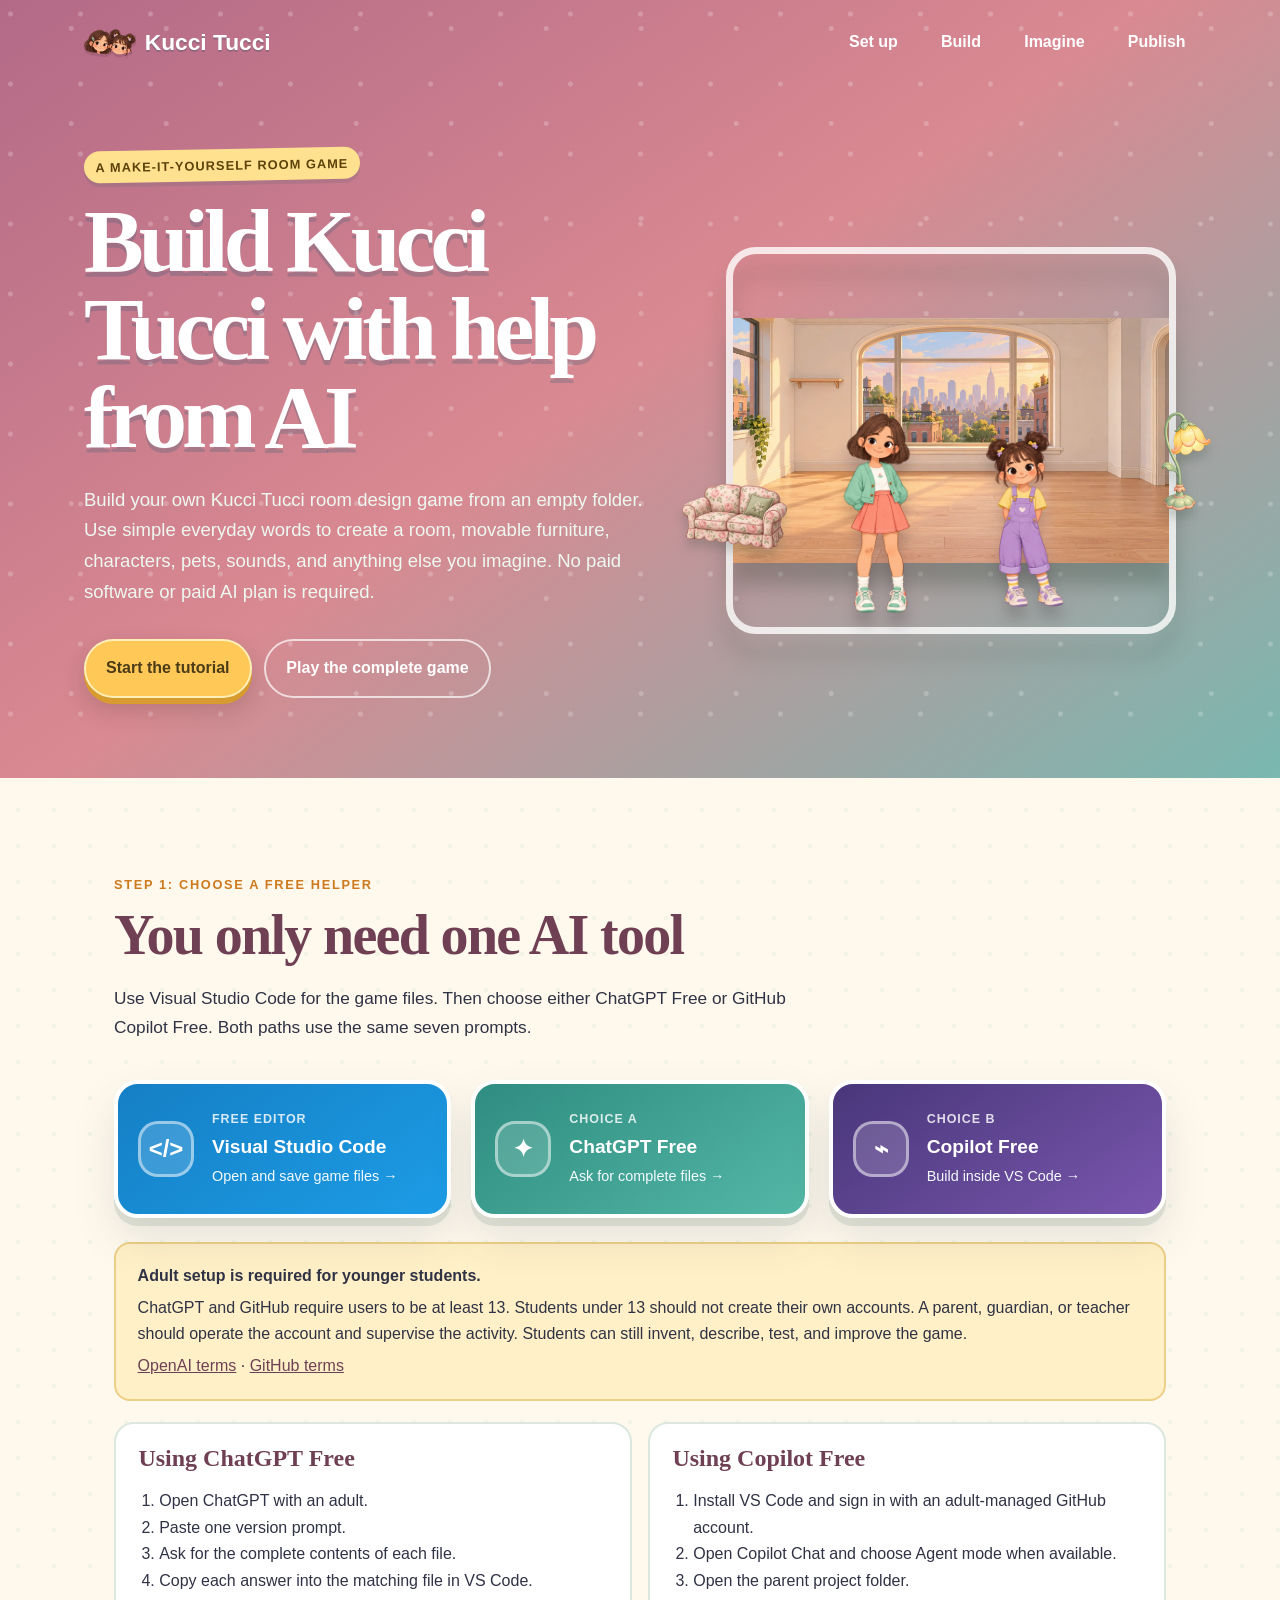
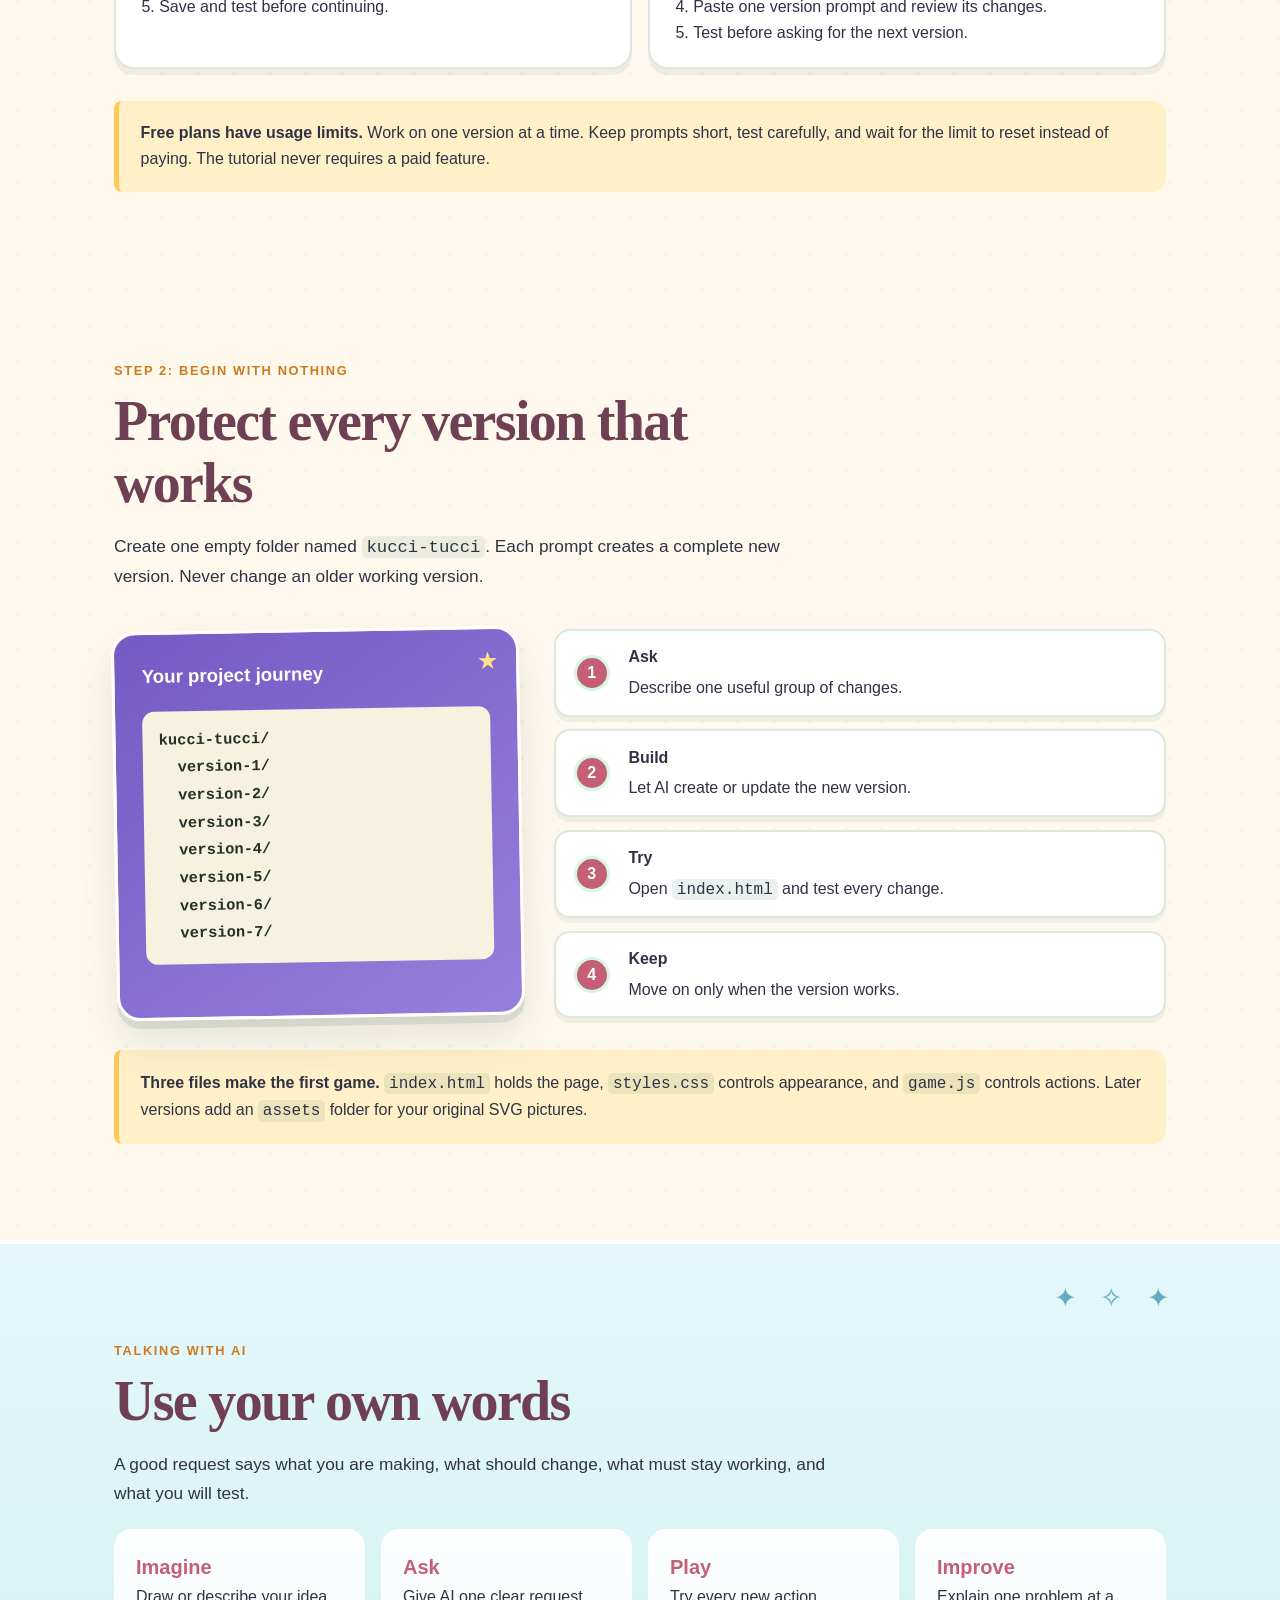
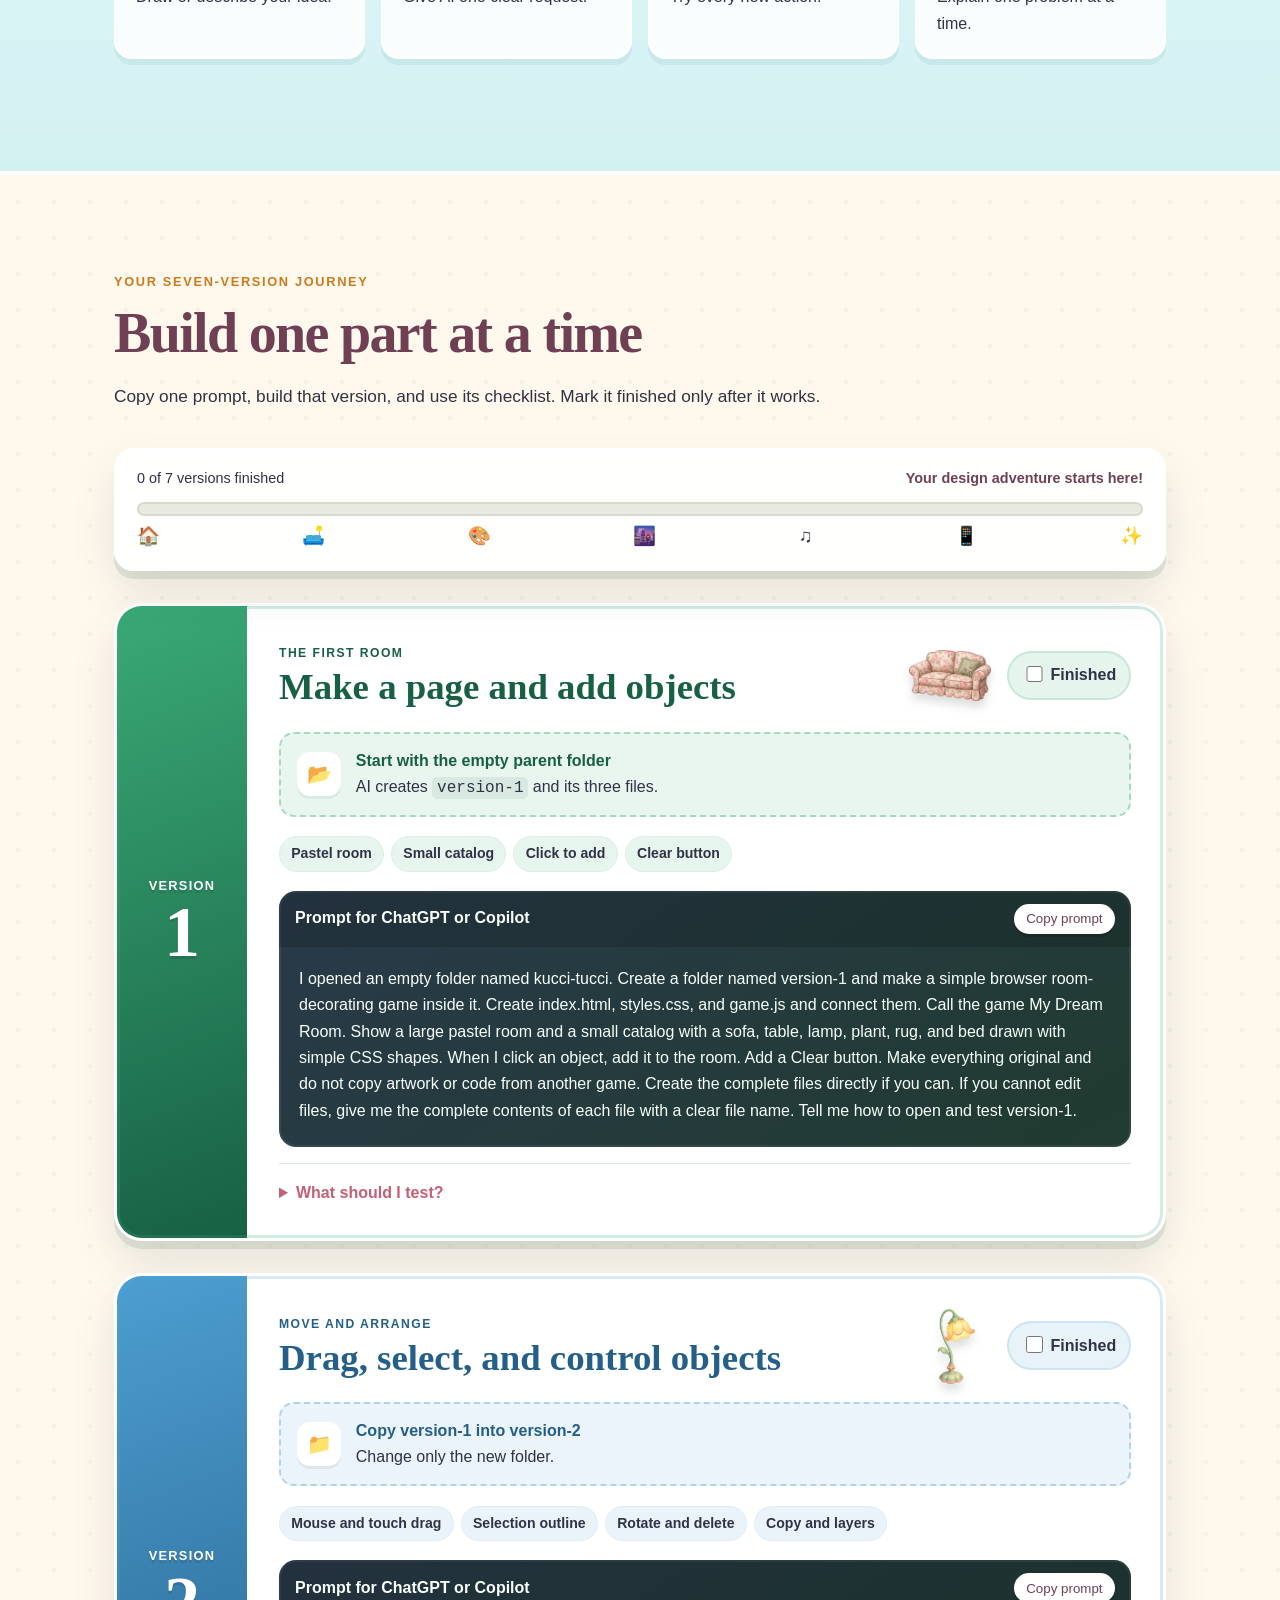
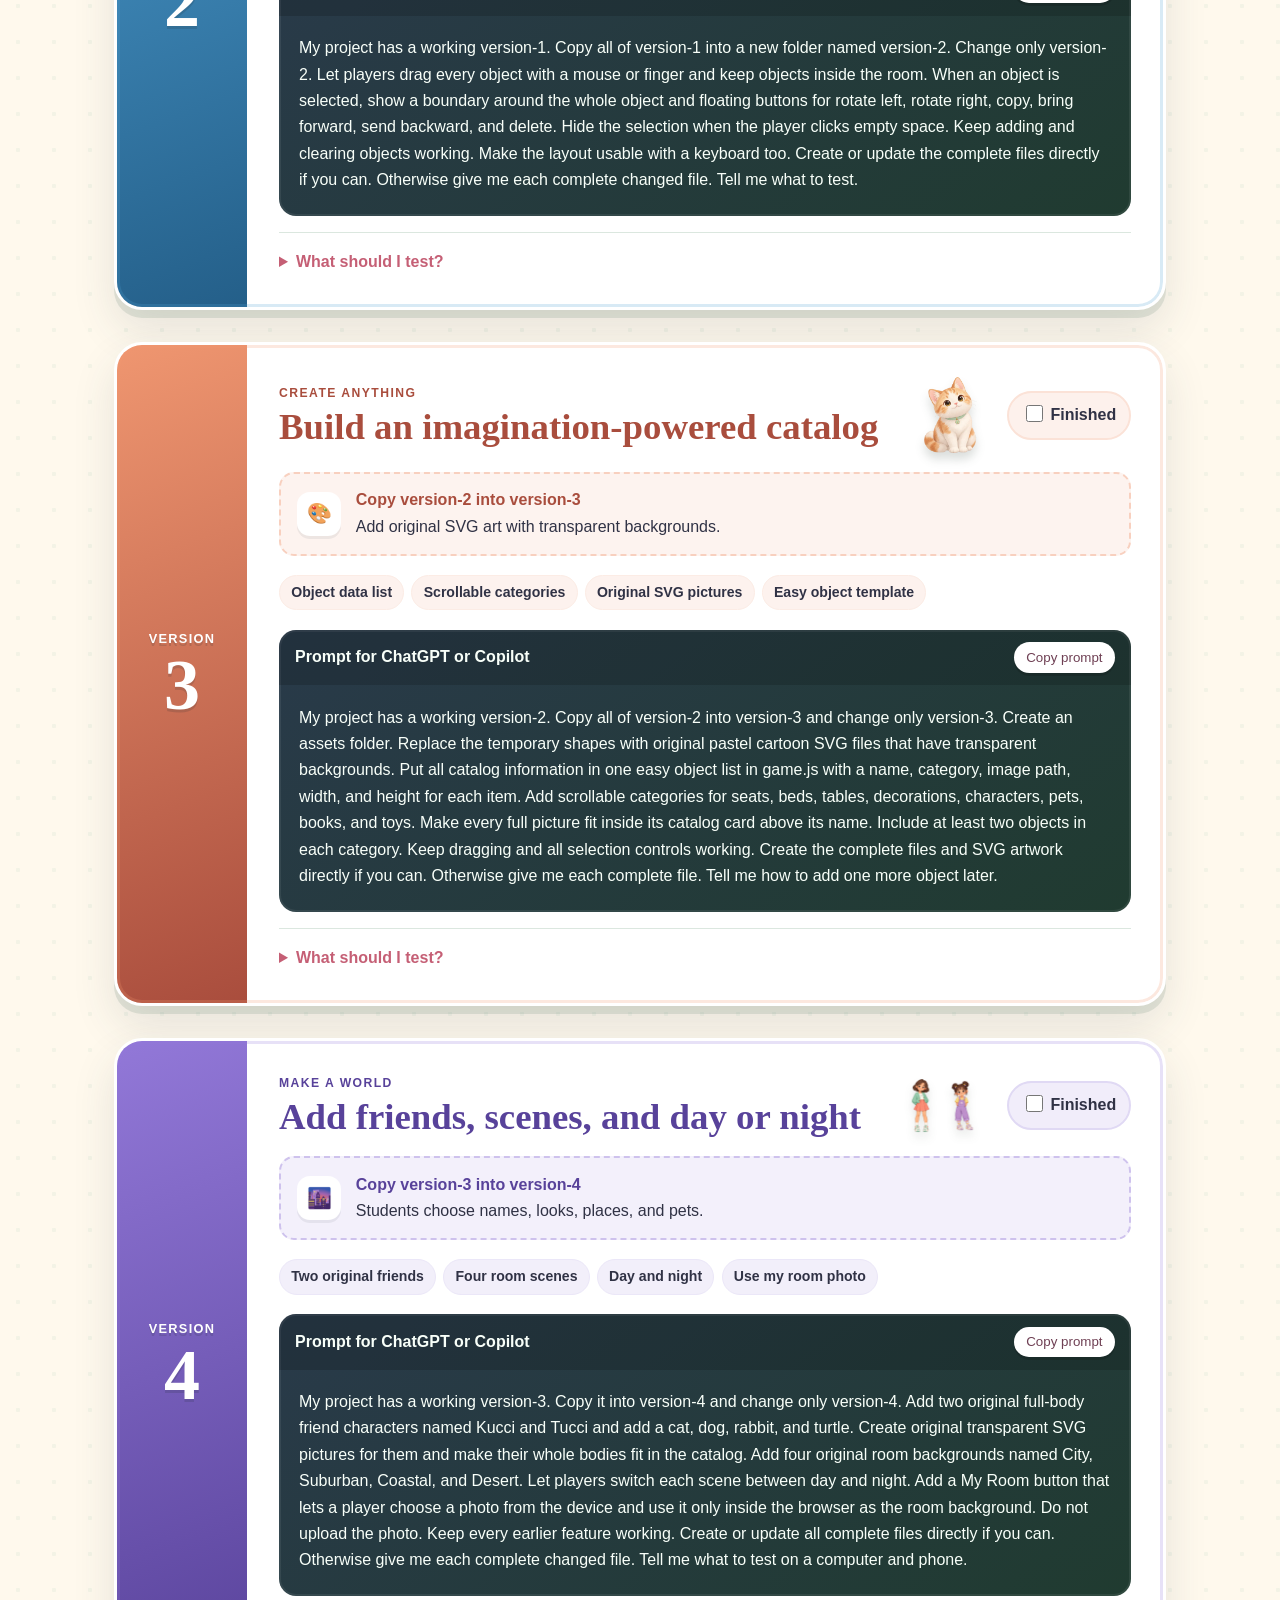
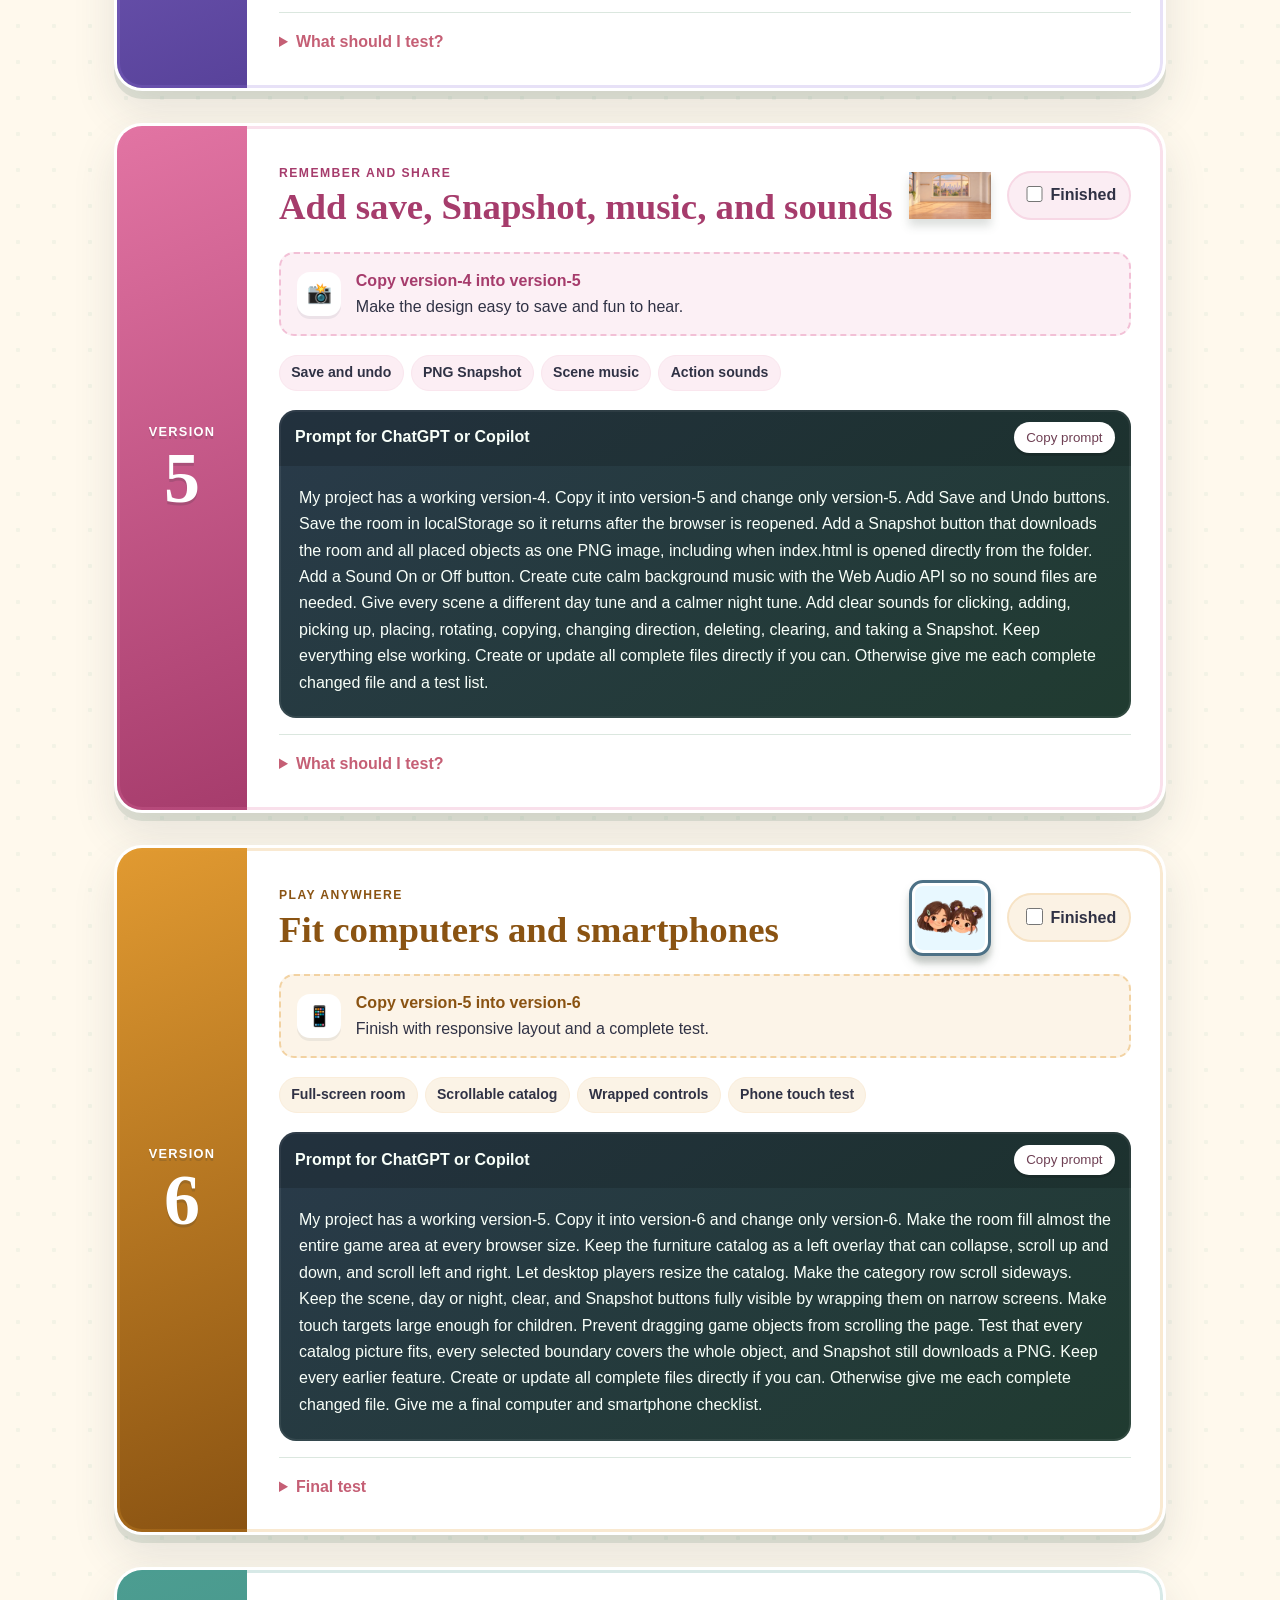
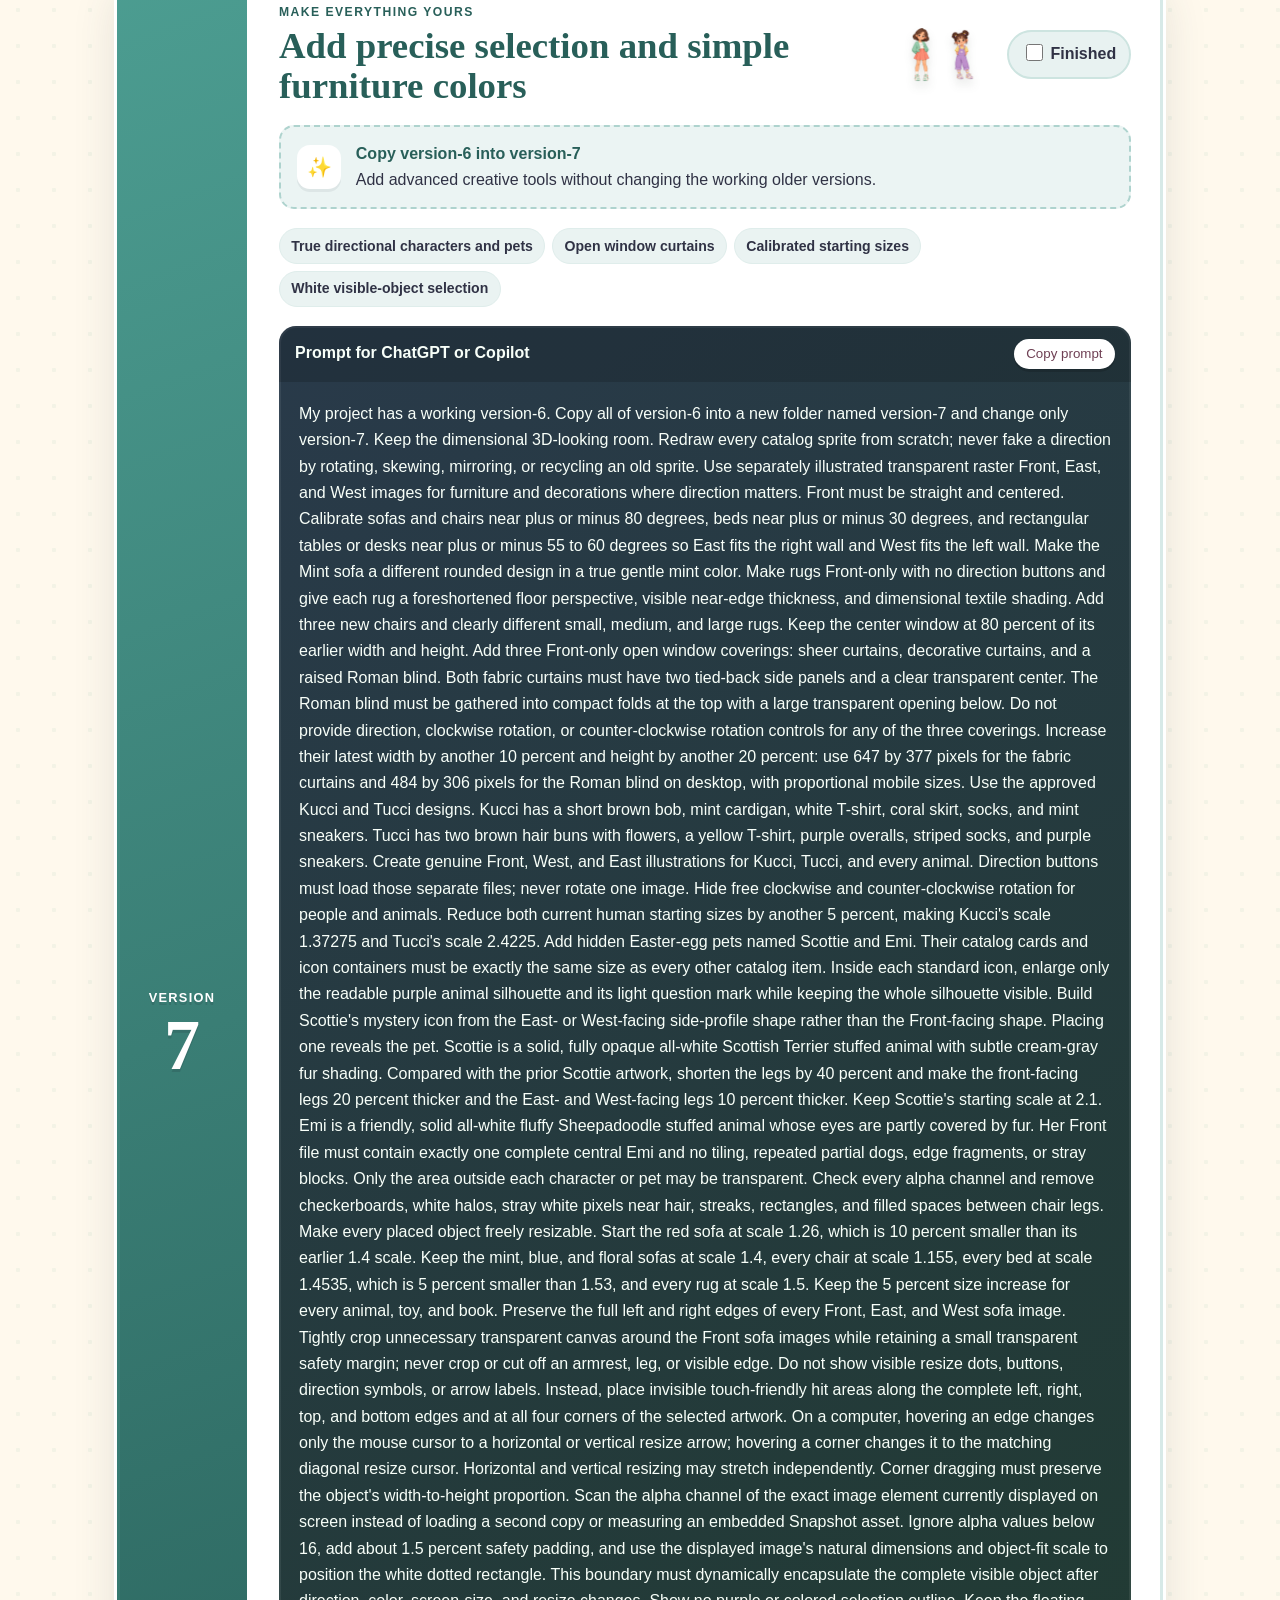
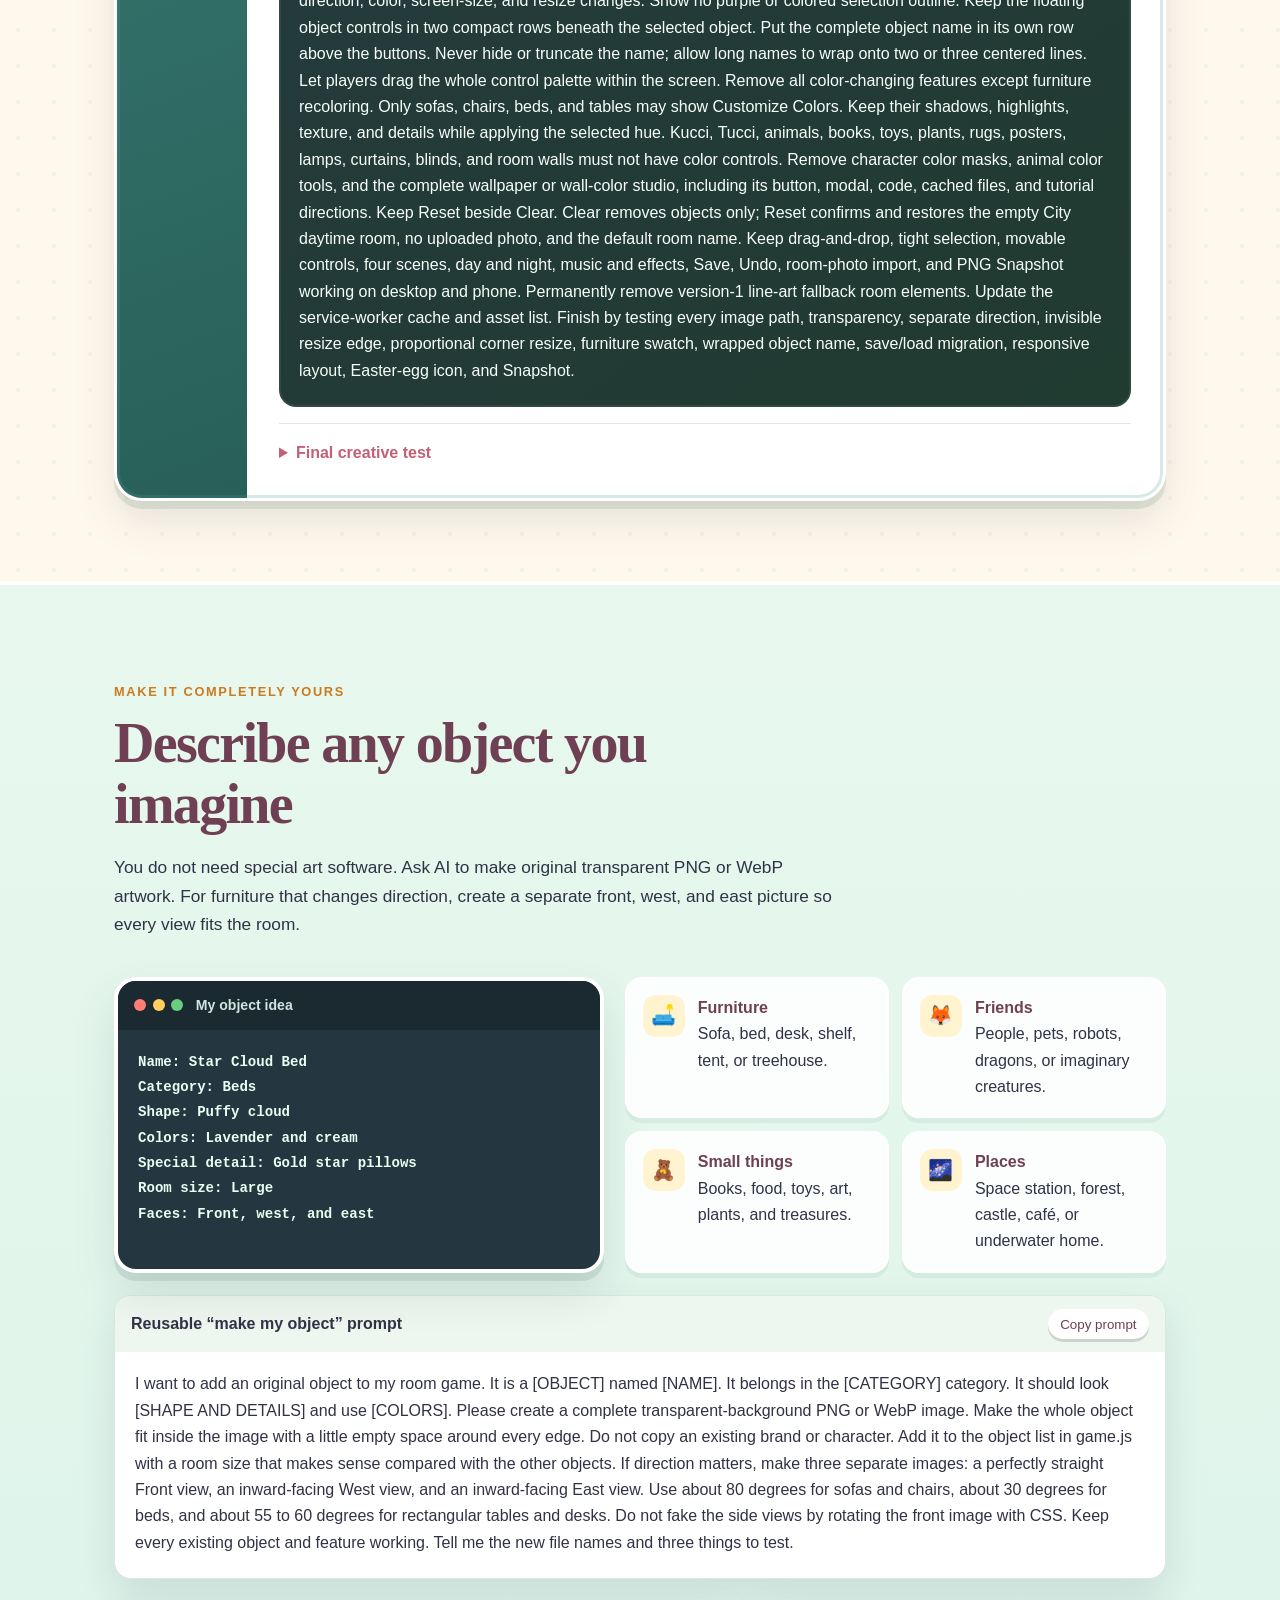
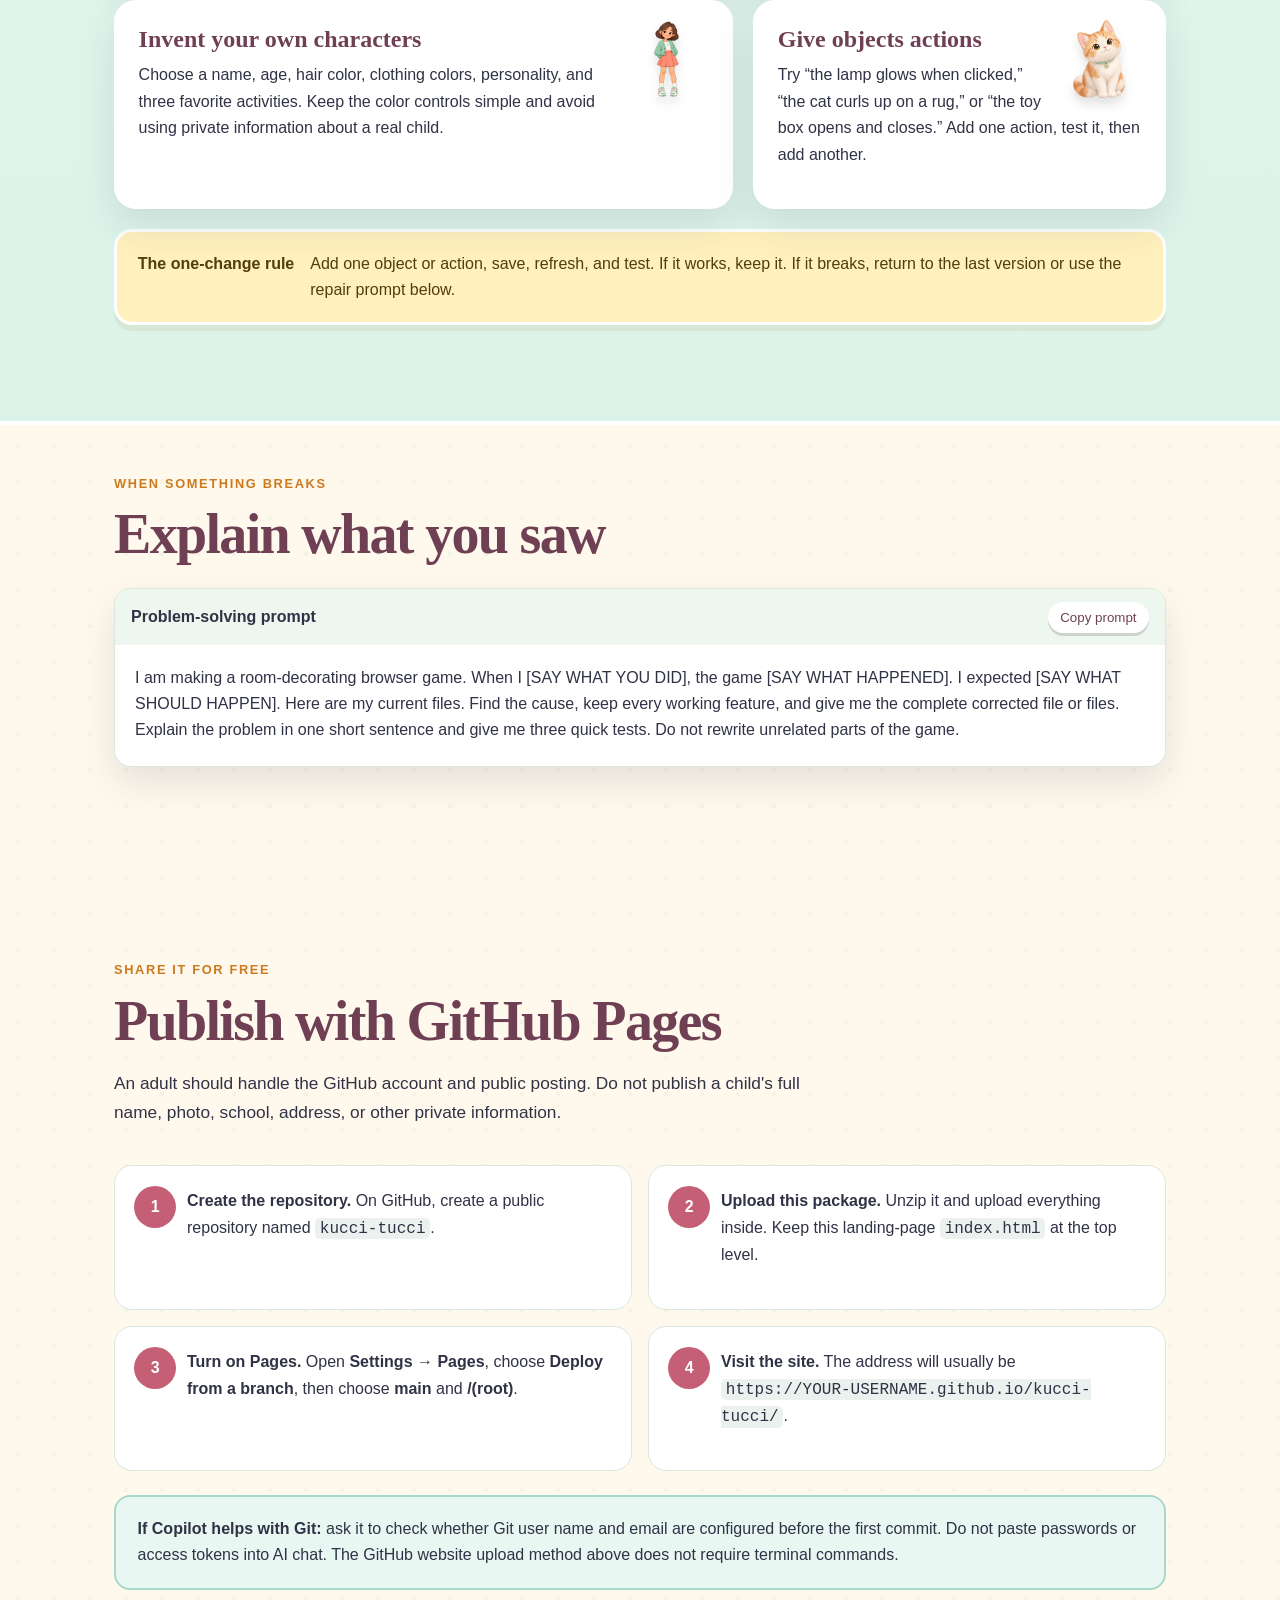
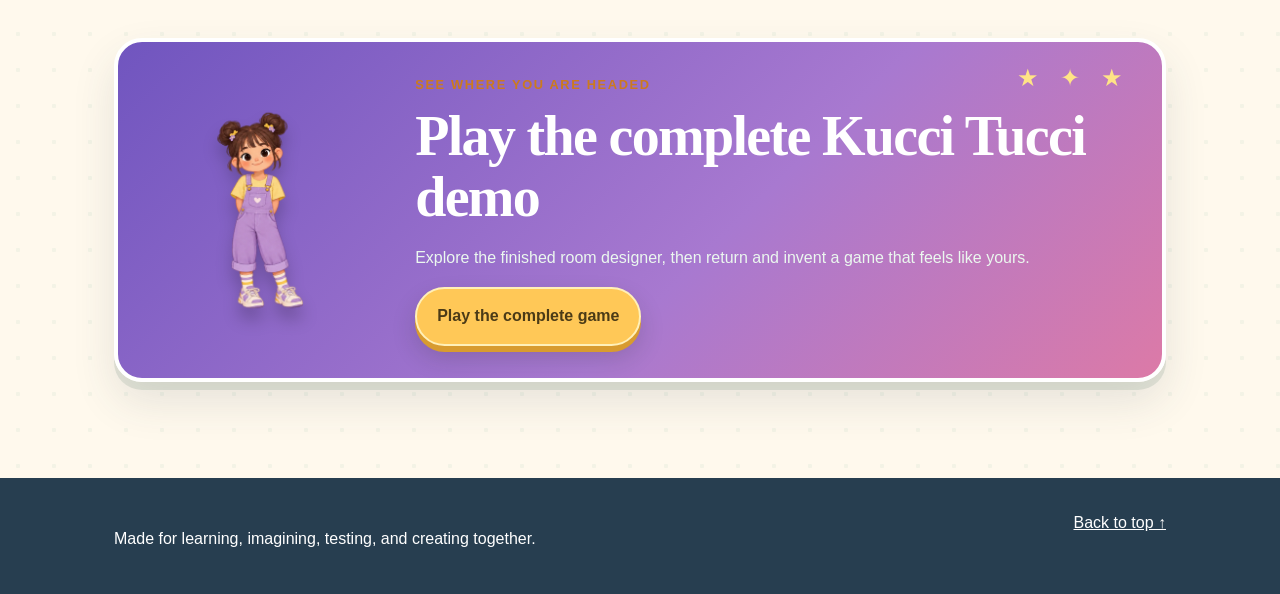
<file: index.html>
<!doctype html>
<html lang="en">
<head>
  <meta charset="utf-8">
  <meta name="viewport" content="width=device-width, initial-scale=1">
  <meta name="description" content="Build an original room-decorating browser game in seven kid-friendly versions with free AI tools.">
  <title>Build Kucci Tucci with help from AI</title>
  <link rel="stylesheet" href="site.css">
</head>
<body>
  <a class="skip-link" href="#versions">Skip to the seven versions</a>
  <header class="hero" id="top">
    <nav class="topbar" aria-label="Main navigation">
      <a class="brand" href="#top"><img class="brand-logo" src="site-assets/logo.webp" alt=""> Kucci Tucci</a>
      <div class="nav-links"><a href="#start">Set up</a><a href="#versions">Build</a><a href="#create">Imagine</a><a href="#publish">Publish</a></div>
    </nav>
    <div class="hero-content">
      <div>
        <p class="eyebrow">A make-it-yourself room game</p>
        <h1>Build Kucci Tucci with help from AI</h1>
        <p class="hero-copy">Build your own Kucci Tucci room design game from an empty folder. Use simple everyday words to create a room, movable furniture, characters, pets, sounds, and anything else you imagine. No paid software or paid AI plan is required.</p>
        <div class="hero-actions"><a class="button primary" href="#start">Start the tutorial</a><a class="button secondary" href="finished-game/index.html" target="_blank" rel="noopener">Play the complete game</a></div>
      </div>
      <div class="hero-art room-hero" aria-label="Kucci and Tucci in a pastel room">
        <img class="room-preview" src="site-assets/room-city.webp" alt="Pastel city room">
        <div class="friend-pair"><img src="site-assets/kucci.webp" alt="Kucci"><img src="site-assets/tucci.webp" alt="Tucci"></div>
        <img class="floating-item floating-sofa" src="site-assets/sofa.webp" alt="">
        <img class="floating-item floating-lamp" src="site-assets/lamp.webp" alt="">
      </div>
    </div>
  </header>

  <main>
    <section class="section tools" id="start">
      <div class="section-heading"><p class="eyebrow">Step 1: Choose a free helper</p><h2>You only need one AI tool</h2><p>Use Visual Studio Code for the game files. Then choose either ChatGPT Free or GitHub Copilot Free. Both paths use the same seven prompts.</p></div>
      <div class="tool-downloads three-tools">
        <a class="tool-card vscode-card" href="https://code.visualstudio.com/download" target="_blank" rel="noopener"><span class="tool-icon">&lt;/&gt;</span><span><small>Free editor</small><strong>Visual Studio Code</strong><em>Open and save game files →</em></span></a>
        <a class="tool-card chatgpt-card" href="https://chatgpt.com/" target="_blank" rel="noopener"><span class="tool-icon">✦</span><span><small>Choice A</small><strong>ChatGPT Free</strong><em>Ask for complete files →</em></span></a>
        <a class="tool-card copilot-card" href="https://docs.github.com/en/copilot/get-started/plans" target="_blank" rel="noopener"><span class="tool-icon">⌁</span><span><small>Choice B</small><strong>Copilot Free</strong><em>Build inside VS Code →</em></span></a>
      </div>
      <div class="adult-note"><strong>Adult setup is required for younger students.</strong><p>ChatGPT and GitHub require users to be at least 13. Students under 13 should not create their own accounts. A parent, guardian, or teacher should operate the account and supervise the activity. Students can still invent, describe, test, and improve the game.</p><p><a href="https://openai.com/policies/terms-of-use/" target="_blank" rel="noopener">OpenAI terms</a> · <a href="https://docs.github.com/en/site-policy/github-terms/github-terms-of-service" target="_blank" rel="noopener">GitHub terms</a></p></div>
      <div class="path-grid">
        <article><h3>Using ChatGPT Free</h3><ol><li>Open ChatGPT with an adult.</li><li>Paste one version prompt.</li><li>Ask for the complete contents of each file.</li><li>Copy each answer into the matching file in VS Code.</li><li>Save and test before continuing.</li></ol></article>
        <article><h3>Using Copilot Free</h3><ol><li>Install VS Code and sign in with an adult-managed GitHub account.</li><li>Open Copilot Chat and choose Agent mode when available.</li><li>Open the parent project folder.</li><li>Paste one version prompt and review its changes.</li><li>Test before asking for the next version.</li></ol></article>
      </div>
      <aside class="tip"><strong>Free plans have usage limits.</strong> Work on one version at a time. Keep prompts short, test carefully, and wait for the limit to reset instead of paying. The tutorial never requires a paid feature.</aside>
    </section>

    <section class="section intro" id="folder">
      <div class="section-heading"><p class="eyebrow">Step 2: Begin with nothing</p><h2>Protect every version that works</h2><p>Create one empty folder named <code>kucci-tucci</code>. Each prompt creates a complete new version. Never change an older working version.</p></div>
      <div class="setup-grid">
        <div class="folder-card"><h3>Your project journey</h3><pre>kucci-tucci/
  version-1/
  version-2/
  version-3/
  version-4/
  version-5/
  version-6/
  version-7/</pre></div>
        <div class="file-jobs"><div><span>1</span><p><strong>Ask</strong> Describe one useful group of changes.</p></div><div><span>2</span><p><strong>Build</strong> Let AI create or update the new version.</p></div><div><span>3</span><p><strong>Try</strong> Open <code>index.html</code> and test every change.</p></div><div><span>4</span><p><strong>Keep</strong> Move on only when the version works.</p></div></div>
      </div>
      <aside class="tip"><strong>Three files make the first game.</strong> <code>index.html</code> holds the page, <code>styles.css</code> controls appearance, and <code>game.js</code> controls actions. Later versions add an <code>assets</code> folder for your original SVG pictures.</aside>
    </section>

    <section class="section asking">
      <div class="section-heading compact"><p class="eyebrow">Talking with AI</p><h2>Use your own words</h2><p>A good request says what you are making, what should change, what must stay working, and what you will test.</p></div>
      <ol class="work-cycle"><li><span>Imagine</span>Draw or describe your idea.</li><li><span>Ask</span>Give AI one clear request.</li><li><span>Play</span>Try every new action.</li><li><span>Improve</span>Explain one problem at a time.</li></ol>
    </section>

    <section class="section versions" id="versions">
      <div class="section-heading"><p class="eyebrow">Your seven-version journey</p><h2>Build one part at a time</h2><p>Copy one prompt, build that version, and use its checklist. Mark it finished only after it works.</p></div>
      <div class="adventure-progress"><div class="progress-copy"><span id="progress-count">0 of 7 versions finished</span><strong id="progress-cheer">Your design adventure starts here!</strong></div><div class="progress-track"><span id="progress-fill"></span></div><div class="progress-paws" aria-hidden="true"><span>🏠</span><span>🛋️</span><span>🎨</span><span>🌆</span><span>♫</span><span>📱</span><span>✨</span></div></div>

      <article class="version-card version-one" id="version-1"><div class="version-side"><span>Version</span><strong>1</strong></div><div class="version-main">
        <div class="version-title"><div><p class="tag">The first room</p><h3>Make a page and add objects</h3></div><img class="version-picture" src="site-assets/sofa.webp" alt="Pastel sofa"><label class="done"><input type="checkbox" data-version="1"> Finished</label></div>
        <div class="folder-action"><span>📂</span><p><strong>Start with the empty parent folder</strong>AI creates <code>version-1</code> and its three files.</p></div>
        <ul class="changes"><li>Pastel room</li><li>Small catalog</li><li>Click to add</li><li>Clear button</li></ul>
        <div class="prompt-box"><div class="prompt-top"><strong>Prompt for ChatGPT or Copilot</strong><button class="copy-button">Copy prompt</button></div><blockquote>I opened an empty folder named kucci-tucci. Create a folder named version-1 and make a simple browser room-decorating game inside it. Create index.html, styles.css, and game.js and connect them. Call the game My Dream Room. Show a large pastel room and a small catalog with a sofa, table, lamp, plant, rug, and bed drawn with simple CSS shapes. When I click an object, add it to the room. Add a Clear button. Make everything original and do not copy artwork or code from another game. Create the complete files directly if you can. If you cannot edit files, give me the complete contents of each file with a clear file name. Tell me how to open and test version-1.</blockquote></div>
        <details><summary>What should I test?</summary><ul><li>All three files are inside version-1.</li><li>The room and six catalog objects appear.</li><li>Every object can be added.</li><li>Clear removes all placed objects.</li></ul></details>
      </div></article>

      <article class="version-card version-two" id="version-2"><div class="version-side"><span>Version</span><strong>2</strong></div><div class="version-main">
        <div class="version-title"><div><p class="tag">Move and arrange</p><h3>Drag, select, and control objects</h3></div><img class="version-picture" src="site-assets/lamp.webp" alt="Pastel lamp"><label class="done"><input type="checkbox" data-version="2"> Finished</label></div>
        <div class="folder-action"><span>📁</span><p><strong>Copy version-1 into version-2</strong>Change only the new folder.</p></div>
        <ul class="changes"><li>Mouse and touch drag</li><li>Selection outline</li><li>Rotate and delete</li><li>Copy and layers</li></ul>
        <div class="prompt-box"><div class="prompt-top"><strong>Prompt for ChatGPT or Copilot</strong><button class="copy-button">Copy prompt</button></div><blockquote>My project has a working version-1. Copy all of version-1 into a new folder named version-2. Change only version-2. Let players drag every object with a mouse or finger and keep objects inside the room. When an object is selected, show a boundary around the whole object and floating buttons for rotate left, rotate right, copy, bring forward, send backward, and delete. Hide the selection when the player clicks empty space. Keep adding and clearing objects working. Make the layout usable with a keyboard too. Create or update the complete files directly if you can. Otherwise give me each complete changed file. Tell me what to test.</blockquote></div>
        <details><summary>What should I test?</summary><ul><li>Drag every object by mouse and touch.</li><li>Select and deselect an object.</li><li>Try every object-control button.</li><li>Make sure no object leaves the room.</li></ul></details>
      </div></article>

      <article class="version-card version-three" id="version-3"><div class="version-side"><span>Version</span><strong>3</strong></div><div class="version-main">
        <div class="version-title"><div><p class="tag">Create anything</p><h3>Build an imagination-powered catalog</h3></div><img class="version-picture" src="site-assets/cat.webp" alt="Cartoon cat"><label class="done"><input type="checkbox" data-version="3"> Finished</label></div>
        <div class="folder-action"><span>🎨</span><p><strong>Copy version-2 into version-3</strong>Add original SVG art with transparent backgrounds.</p></div>
        <ul class="changes"><li>Object data list</li><li>Scrollable categories</li><li>Original SVG pictures</li><li>Easy object template</li></ul>
        <div class="prompt-box"><div class="prompt-top"><strong>Prompt for ChatGPT or Copilot</strong><button class="copy-button">Copy prompt</button></div><blockquote>My project has a working version-2. Copy all of version-2 into version-3 and change only version-3. Create an assets folder. Replace the temporary shapes with original pastel cartoon SVG files that have transparent backgrounds. Put all catalog information in one easy object list in game.js with a name, category, image path, width, and height for each item. Add scrollable categories for seats, beds, tables, decorations, characters, pets, books, and toys. Make every full picture fit inside its catalog card above its name. Include at least two objects in each category. Keep dragging and all selection controls working. Create the complete files and SVG artwork directly if you can. Otherwise give me each complete file. Tell me how to add one more object later.</blockquote></div>
        <details><summary>What should I test?</summary><ul><li>Every image has a transparent background.</li><li>Each full object fits above its label.</li><li>Both catalog directions scroll when needed.</li><li>Large furniture is bigger than small decorations in the room.</li></ul></details>
      </div></article>

      <article class="version-card version-four" id="version-4"><div class="version-side"><span>Version</span><strong>4</strong></div><div class="version-main">
        <div class="version-title"><div><p class="tag">Make a world</p><h3>Add friends, scenes, and day or night</h3></div><div class="version-picture-group"><img src="site-assets/kucci.webp" alt="Kucci"><img src="site-assets/tucci.webp" alt="Tucci"></div><label class="done"><input type="checkbox" data-version="4"> Finished</label></div>
        <div class="folder-action"><span>🌆</span><p><strong>Copy version-3 into version-4</strong>Students choose names, looks, places, and pets.</p></div>
        <ul class="changes"><li>Two original friends</li><li>Four room scenes</li><li>Day and night</li><li>Use my room photo</li></ul>
        <div class="prompt-box"><div class="prompt-top"><strong>Prompt for ChatGPT or Copilot</strong><button class="copy-button">Copy prompt</button></div><blockquote>My project has a working version-3. Copy it into version-4 and change only version-4. Add two original full-body friend characters named Kucci and Tucci and add a cat, dog, rabbit, and turtle. Create original transparent SVG pictures for them and make their whole bodies fit in the catalog. Add four original room backgrounds named City, Suburban, Coastal, and Desert. Let players switch each scene between day and night. Add a My Room button that lets a player choose a photo from the device and use it only inside the browser as the room background. Do not upload the photo. Keep every earlier feature working. Create or update all complete files directly if you can. Otherwise give me each complete changed file. Tell me what to test on a computer and phone.</blockquote></div>
        <details><summary>What should I test?</summary><ul><li>Characters and pets show their complete bodies.</li><li>All four scenes work in day and night.</li><li>A chosen room photo stays on the device.</li><li>Objects still move correctly over every background.</li></ul></details>
      </div></article>

      <article class="version-card version-five" id="version-5"><div class="version-side"><span>Version</span><strong>5</strong></div><div class="version-main">
        <div class="version-title"><div><p class="tag">Remember and share</p><h3>Add save, Snapshot, music, and sounds</h3></div><img class="version-picture" src="site-assets/room-city.webp" alt="Pastel room"><label class="done"><input type="checkbox" data-version="5"> Finished</label></div>
        <div class="folder-action"><span>📸</span><p><strong>Copy version-4 into version-5</strong>Make the design easy to save and fun to hear.</p></div>
        <ul class="changes"><li>Save and undo</li><li>PNG Snapshot</li><li>Scene music</li><li>Action sounds</li></ul>
        <div class="prompt-box"><div class="prompt-top"><strong>Prompt for ChatGPT or Copilot</strong><button class="copy-button">Copy prompt</button></div><blockquote>My project has a working version-4. Copy it into version-5 and change only version-5. Add Save and Undo buttons. Save the room in localStorage so it returns after the browser is reopened. Add a Snapshot button that downloads the room and all placed objects as one PNG image, including when index.html is opened directly from the folder. Add a Sound On or Off button. Create cute calm background music with the Web Audio API so no sound files are needed. Give every scene a different day tune and a calmer night tune. Add clear sounds for clicking, adding, picking up, placing, rotating, copying, changing direction, deleting, clearing, and taking a Snapshot. Keep everything else working. Create or update all complete files directly if you can. Otherwise give me each complete changed file and a test list.</blockquote></div>
        <details><summary>What should I test?</summary><ul><li>Save, refresh, and find the same room.</li><li>Undo several kinds of changes.</li><li>Download Snapshots with and without objects.</li><li>Test every sound and the mute button.</li></ul></details>
      </div></article>

      <article class="version-card version-six" id="version-6"><div class="version-side"><span>Version</span><strong>6</strong></div><div class="version-main">
        <div class="version-title"><div><p class="tag">Play anywhere</p><h3>Fit computers and smartphones</h3></div><img class="version-picture phone-picture" src="site-assets/logo.webp" alt="Kucci Tucci logo"><label class="done"><input type="checkbox" data-version="6"> Finished</label></div>
        <div class="folder-action"><span>📱</span><p><strong>Copy version-5 into version-6</strong>Finish with responsive layout and a complete test.</p></div>
        <ul class="changes"><li>Full-screen room</li><li>Scrollable catalog</li><li>Wrapped controls</li><li>Phone touch test</li></ul>
        <div class="prompt-box"><div class="prompt-top"><strong>Prompt for ChatGPT or Copilot</strong><button class="copy-button">Copy prompt</button></div><blockquote>My project has a working version-5. Copy it into version-6 and change only version-6. Make the room fill almost the entire game area at every browser size. Keep the furniture catalog as a left overlay that can collapse, scroll up and down, and scroll left and right. Let desktop players resize the catalog. Make the category row scroll sideways. Keep the scene, day or night, clear, and Snapshot buttons fully visible by wrapping them on narrow screens. Make touch targets large enough for children. Prevent dragging game objects from scrolling the page. Test that every catalog picture fits, every selected boundary covers the whole object, and Snapshot still downloads a PNG. Keep every earlier feature. Create or update all complete files directly if you can. Otherwise give me each complete changed file. Give me a final computer and smartphone checklist.</blockquote></div>
        <details><summary>Final test</summary><ul><li>Try wide, narrow, tall, and landscape windows.</li><li>Scroll and resize the catalog.</li><li>Drag characters, furniture, books, rugs, and pets.</li><li>Use every floating and bottom control.</li><li>Save and download a Snapshot.</li><li>Open the GitHub Pages link on a real phone.</li></ul></details>
      </div></article>

      <article class="version-card version-seven" id="version-7"><div class="version-side"><span>Version</span><strong>7</strong></div><div class="version-main">
        <div class="version-title"><div><p class="tag">Make everything yours</p><h3>Add precise selection and simple furniture colors</h3></div><div class="version-picture-group"><img src="site-assets/kucci.webp" alt="Kucci"><img src="site-assets/tucci.webp" alt="Tucci"></div><label class="done"><input type="checkbox" data-version="7"> Finished</label></div>
        <div class="folder-action"><span>✨</span><p><strong>Copy version-6 into version-7</strong>Add advanced creative tools without changing the working older versions.</p></div>
        <ul class="changes"><li>True directional characters and pets</li><li>Open window curtains</li><li>Calibrated starting sizes</li><li>White visible-object selection</li></ul>
        <div class="prompt-box"><div class="prompt-top"><strong>Prompt for ChatGPT or Copilot</strong><button class="copy-button">Copy prompt</button></div><blockquote>My project has a working version-6. Copy all of version-6 into a new folder named version-7 and change only version-7. Keep the dimensional 3D-looking room. Redraw every catalog sprite from scratch; never fake a direction by rotating, skewing, mirroring, or recycling an old sprite. Use separately illustrated transparent raster Front, East, and West images for furniture and decorations where direction matters. Front must be straight and centered. Calibrate sofas and chairs near plus or minus 80 degrees, beds near plus or minus 30 degrees, and rectangular tables or desks near plus or minus 55 to 60 degrees so East fits the right wall and West fits the left wall. Make the Mint sofa a different rounded design in a true gentle mint color. Make rugs Front-only with no direction buttons and give each rug a foreshortened floor perspective, visible near-edge thickness, and dimensional textile shading. Add three new chairs and clearly different small, medium, and large rugs. Keep the center window at 80 percent of its earlier width and height. Add three Front-only open window coverings: sheer curtains, decorative curtains, and a raised Roman blind. Both fabric curtains must have two tied-back side panels and a clear transparent center. The Roman blind must be gathered into compact folds at the top with a large transparent opening below. Do not provide direction, clockwise rotation, or counter-clockwise rotation controls for any of the three coverings. Increase their latest width by another 10 percent and height by another 20 percent: use 647 by 377 pixels for the fabric curtains and 484 by 306 pixels for the Roman blind on desktop, with proportional mobile sizes.

Use the approved Kucci and Tucci designs. Kucci has a short brown bob, mint cardigan, white T-shirt, coral skirt, socks, and mint sneakers. Tucci has two brown hair buns with flowers, a yellow T-shirt, purple overalls, striped socks, and purple sneakers. Create genuine Front, West, and East illustrations for Kucci, Tucci, and every animal. Direction buttons must load those separate files; never rotate one image. Hide free clockwise and counter-clockwise rotation for people and animals. Reduce both current human starting sizes by another 5 percent, making Kucci's scale 1.37275 and Tucci's scale 2.4225.

Add hidden Easter-egg pets named Scottie and Emi. Their catalog cards and icon containers must be exactly the same size as every other catalog item. Inside each standard icon, enlarge only the readable purple animal silhouette and its light question mark while keeping the whole silhouette visible. Build Scottie's mystery icon from the East- or West-facing side-profile shape rather than the Front-facing shape. Placing one reveals the pet. Scottie is a solid, fully opaque all-white Scottish Terrier stuffed animal with subtle cream-gray fur shading. Compared with the prior Scottie artwork, shorten the legs by 40 percent and make the front-facing legs 20 percent thicker and the East- and West-facing legs 10 percent thicker. Keep Scottie's starting scale at 2.1. Emi is a friendly, solid all-white fluffy Sheepadoodle stuffed animal whose eyes are partly covered by fur. Her Front file must contain exactly one complete central Emi and no tiling, repeated partial dogs, edge fragments, or stray blocks. Only the area outside each character or pet may be transparent. Check every alpha channel and remove checkerboards, white halos, stray white pixels near hair, streaks, rectangles, and filled spaces between chair legs.

Make every placed object freely resizable. Start the red sofa at scale 1.26, which is 10 percent smaller than its earlier 1.4 scale. Keep the mint, blue, and floral sofas at scale 1.4, every chair at scale 1.155, every bed at scale 1.4535, which is 5 percent smaller than 1.53, and every rug at scale 1.5. Keep the 5 percent size increase for every animal, toy, and book. Preserve the full left and right edges of every Front, East, and West sofa image. Tightly crop unnecessary transparent canvas around the Front sofa images while retaining a small transparent safety margin; never crop or cut off an armrest, leg, or visible edge. Do not show visible resize dots, buttons, direction symbols, or arrow labels. Instead, place invisible touch-friendly hit areas along the complete left, right, top, and bottom edges and at all four corners of the selected artwork. On a computer, hovering an edge changes only the mouse cursor to a horizontal or vertical resize arrow; hovering a corner changes it to the matching diagonal resize cursor. Horizontal and vertical resizing may stretch independently. Corner dragging must preserve the object's width-to-height proportion. Scan the alpha channel of the exact image element currently displayed on screen instead of loading a second copy or measuring an embedded Snapshot asset. Ignore alpha values below 16, add about 1.5 percent safety padding, and use the displayed image's natural dimensions and object-fit scale to position the white dotted rectangle. This boundary must dynamically encapsulate the complete visible object after direction, color, screen-size, and resize changes. Show no purple or colored selection outline.

Keep the floating object controls in two compact rows beneath the selected object. Put the complete object name in its own row above the buttons. Never hide or truncate the name; allow long names to wrap onto two or three centered lines. Let players drag the whole control palette within the screen.

Remove all color-changing features except furniture recoloring. Only sofas, chairs, beds, and tables may show Customize Colors. Keep their shadows, highlights, texture, and details while applying the selected hue. Kucci, Tucci, animals, books, toys, plants, rugs, posters, lamps, curtains, blinds, and room walls must not have color controls. Remove character color masks, animal color tools, and the complete wallpaper or wall-color studio, including its button, modal, code, cached files, and tutorial directions. Keep Reset beside Clear. Clear removes objects only; Reset confirms and restores the empty City daytime room, no uploaded photo, and the default room name.

Keep drag-and-drop, tight selection, movable controls, four scenes, day and night, music and effects, Save, Undo, room-photo import, and PNG Snapshot working on desktop and phone. Permanently remove version-1 line-art fallback room elements. Update the service-worker cache and asset list. Finish by testing every image path, transparency, separate direction, invisible resize edge, proportional corner resize, furniture swatch, wrapped object name, save/load migration, responsive layout, Easter-egg icon, and Snapshot.</blockquote></div>
        <details><summary>Final creative test</summary><ul><li>Try Front, East, and West on furniture, Kucci, Tucci, and every pet; confirm rugs and all three window coverings stay Front-only.</li><li>Place the sheer curtains, decorative curtains, and raised Roman blind over every scene window and confirm each is open.</li><li>Confirm none of the three coverings shows direction or rotation controls.</li><li>Confirm the larger window coverings frame the window and remain freely resizable.</li><li>Confirm the red sofa starts 10 percent smaller than its earlier size, all beds start 5 percent smaller, and chairs keep their calibrated size.</li><li>Check every direction of all four sofas and confirm both armrests and every outer edge remain visible.</li><li>Hover and drag every invisible edge and corner; confirm corners resize proportionally.</li><li>Confirm every white dotted boundary is calculated from the displayed sprite and surrounds its full visible artwork with no purple outline.</li><li>Save, reload, and download a PNG Snapshot.</li></ul></details>
      </div></article>
    </section>

    <section class="section customize" id="create">
      <div class="section-heading"><p class="eyebrow">Make it completely yours</p><h2>Describe any object you imagine</h2><p>You do not need special art software. Ask AI to make original transparent PNG or WebP artwork. For furniture that changes direction, create a separate front, west, and east picture so every view fits the room.</p></div>
      <div class="settings-demo">
        <div class="code-window"><div class="code-window-top"><span></span><span></span><span></span><strong>My object idea</strong></div><pre><code>Name: Star Cloud Bed
Category: Beds
Shape: Puffy cloud
Colors: Lavender and cream
Special detail: Gold star pillows
Room size: Large
Faces: Front, west, and east</code></pre></div>
        <div class="setting-cards"><div><span>🛋️</span><p><strong>Furniture</strong>Sofa, bed, desk, shelf, tent, or treehouse.</p></div><div><span>🦊</span><p><strong>Friends</strong>People, pets, robots, dragons, or imaginary creatures.</p></div><div><span>🧸</span><p><strong>Small things</strong>Books, food, toys, art, plants, and treasures.</p></div><div><span>🌌</span><p><strong>Places</strong>Space station, forest, castle, café, or underwater home.</p></div></div>
      </div>
      <div class="prompt-box light creation-prompt"><div class="prompt-top"><strong>Reusable “make my object” prompt</strong><button class="copy-button">Copy prompt</button></div><blockquote>I want to add an original object to my room game. It is a [OBJECT] named [NAME]. It belongs in the [CATEGORY] category. It should look [SHAPE AND DETAILS] and use [COLORS]. Please create a complete transparent-background PNG or WebP image. Make the whole object fit inside the image with a little empty space around every edge. Do not copy an existing brand or character. Add it to the object list in game.js with a room size that makes sense compared with the other objects. If direction matters, make three separate images: a perfectly straight Front view, an inward-facing West view, and an inward-facing East view. Use about 80 degrees for sofas and chairs, about 30 degrees for beds, and about 55 to 60 degrees for rectangular tables and desks. Do not fake the side views by rotating the front image with CSS. Keep every existing object and feature working. Tell me the new file names and three things to test.</blockquote></div>
      <div class="change-grid">
        <article><img src="site-assets/kucci.webp" alt="Kucci"><div><h3>Invent your own characters</h3><p>Choose a name, age, hair color, clothing colors, personality, and three favorite activities. Keep the color controls simple and avoid using private information about a real child.</p></div></article>
        <article><img src="site-assets/cat.webp" alt="Cat"><div><h3>Give objects actions</h3><p>Try “the lamp glows when clicked,” “the cat curls up on a rug,” or “the toy box opens and closes.” Add one action, test it, then add another.</p></div></article>
      </div>
      <aside class="safe-change"><strong>The one-change rule</strong><span>Add one object or action, save, refresh, and test. If it works, keep it. If it breaks, return to the last version or use the repair prompt below.</span></aside>
    </section>

    <section class="section help" id="help"><div class="section-heading compact"><p class="eyebrow">When something breaks</p><h2>Explain what you saw</h2></div><div class="prompt-box light"><div class="prompt-top"><strong>Problem-solving prompt</strong><button class="copy-button">Copy prompt</button></div><blockquote>I am making a room-decorating browser game. When I [SAY WHAT YOU DID], the game [SAY WHAT HAPPENED]. I expected [SAY WHAT SHOULD HAPPEN]. Here are my current files. Find the cause, keep every working feature, and give me the complete corrected file or files. Explain the problem in one short sentence and give me three quick tests. Do not rewrite unrelated parts of the game.</blockquote></div></section>

    <section class="section publish" id="publish">
      <div class="section-heading"><p class="eyebrow">Share it for free</p><h2>Publish with GitHub Pages</h2><p>An adult should handle the GitHub account and public posting. Do not publish a child's full name, photo, school, address, or other private information.</p></div>
      <ol class="publish-steps"><li><strong>Create the repository.</strong> On GitHub, create a public repository named <code>kucci-tucci</code>.</li><li><strong>Upload this package.</strong> Unzip it and upload everything inside. Keep this landing-page <code>index.html</code> at the top level.</li><li><strong>Turn on Pages.</strong> Open <strong>Settings → Pages</strong>, choose <strong>Deploy from a branch</strong>, then choose <strong>main</strong> and <strong>/(root)</strong>.</li><li><strong>Visit the site.</strong> The address will usually be <code>https://YOUR-USERNAME.github.io/kucci-tucci/</code>.</li></ol>
      <div class="git-note"><strong>If Copilot helps with Git:</strong> ask it to check whether Git user name and email are configured before the first commit. Do not paste passwords or access tokens into AI chat. The GitHub website upload method above does not require terminal commands.</div>
      <div class="finish-panel"><img src="site-assets/tucci.webp" alt="Tucci"><div><p class="eyebrow">See where you are headed</p><h2>Play the complete Kucci Tucci demo</h2><p>Explore the finished room designer, then return and invent a game that feels like yours.</p><a class="button primary" href="finished-game/index.html" target="_blank" rel="noopener">Play the complete game</a></div></div>
    </section>
  </main>
  <footer><p>Made for learning, imagining, testing, and creating together.</p><a href="#top">Back to top ↑</a></footer>
  <div class="copy-message" role="status" aria-live="polite"></div>
  <script src="site.js"></script>
</body>
</html>
</file>
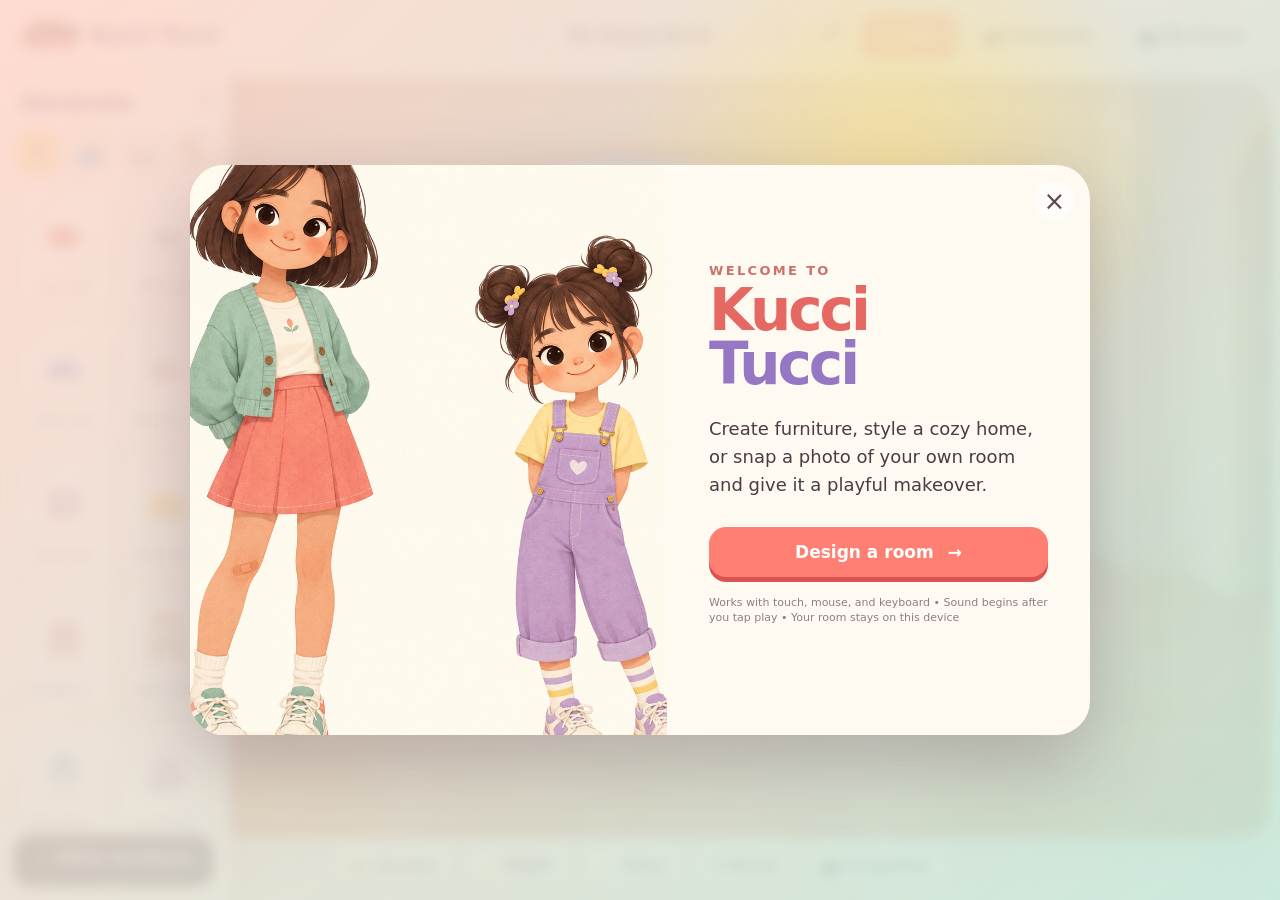
<file: finished-game/index.html>
<!doctype html>
<html lang="en">
<head>
  <meta charset="UTF-8">
  <meta name="viewport" content="width=device-width, initial-scale=1, viewport-fit=cover, user-scalable=no">
  <meta name="theme-color" content="#ff7f73">
  <title>Kucci Tucci Room Designer</title>
  <link rel="manifest" href="manifest.webmanifest">
  <link rel="icon" href="assets/icon.svg">
  <link rel="stylesheet" href="styles.css">
</head>
<body>
  <div id="app">
    <header class="topbar">
      <button class="brand" id="homeBtn" aria-label="Open welcome screen"><img class="brand-faces" src="assets/art/kucci-tucci-logo.webp" alt=""><span>Kucci Tucci</span></button>
      <div class="room-name-wrap"><span aria-hidden="true">✦</span><input id="roomName" value="My Happy Room" maxlength="28" aria-label="Room name"><span aria-hidden="true">✦</span></div>
      <nav class="top-actions" aria-label="Room actions">
        <button id="soundBtn" class="icon-btn" title="Sound on or off" aria-label="Turn sound on or off">♪</button>
        <button id="undoBtn" class="icon-btn" title="Undo" aria-label="Undo">↶</button>
        <button id="saveBtn" class="pill-btn"><span>♥</span> Save</button>
        <button id="exportBtn" class="pill-btn secondary" title="Save room as a PNG image"><span>📸</span><span class="wide-label"> Snapshot</span></button>
        <button id="photoBtn" class="pill-btn secondary"><span>📷</span><span class="wide-label"> My Room</span></button>
        <input id="photoInput" type="file" accept="image/*" capture="environment" hidden>
      </nav>
    </header>

    <main class="game-shell">
      <aside class="catalog" aria-label="Furniture catalog">
        <div id="catalogResize" class="catalog-resize" title="Drag to resize catalog" aria-label="Drag to resize catalog"></div>
        <div class="catalog-title"><span>Decorate</span><button id="catalogToggle" aria-label="Close furniture catalog" aria-expanded="true">‹</button></div>
        <div id="categories" class="categories" role="tablist"></div>
        <div id="catalogItems" class="catalog-items"></div>
        <button id="makerBtn" class="maker-btn"><span>＋</span> Make furniture</button>
      </aside>

      <section class="room-wrap" aria-label="Your room">
        <div id="room" class="room theme-peach">
          <div class="room-bg" id="roomBg"></div>
          <div id="placedItems" class="placed-items"></div>
          <div class="drop-hint" id="dropHint">Tap to add • press and drag to move</div>
        </div>
        <div class="room-controls">
          <button id="sceneBtn">🏡 <span>Scenes</span></button>
          <button id="timeBtn">🌙 <span>Night</span></button>
          <button id="clearBtn">🧹 <span>Clear</span></button>
          <button id="resetBtn">↺ <span>Reset</span></button>
          <button id="snapshotBtn">📸 <span>Snapshot</span></button>
        </div>
      </section>
    </main>
  </div>

  <div id="selectionBar" class="selection-bar" hidden>
    <span id="selectedName" title="Drag this handle to move the controls">Item</span>
    <div class="selection-actions">
      <div class="control-row">
        <button data-action="back" aria-label="Send backward" title="Send backward">↓</button>
        <button data-action="front" aria-label="Bring forward" title="Bring forward">↑</button>
        <button data-action="rotate-left" aria-label="Rotate counter-clockwise" title="Rotate counter-clockwise">↺</button>
        <button data-action="rotate" aria-label="Rotate clockwise" title="Rotate clockwise">↻</button>
      </div>
      <div class="control-row">
        <button data-action="face-west" aria-label="Face west" title="Turn object to face west">◀</button>
        <button data-action="face-forward" aria-label="Face forward" title="Turn object to face forward">◆</button>
        <button data-action="face-east" aria-label="Face east" title="Turn object to face east">▶</button>
        <button data-action="customize" aria-label="Customize colors" title="Customize colors">🎨</button>
        <button data-action="duplicate" aria-label="Duplicate" title="Copy object">⧉</button>
        <button data-action="delete" class="danger" aria-label="Delete" title="Delete object">✕</button>
      </div>
    </div>
  </div>

  <div id="welcome" class="modal-backdrop welcome open" role="dialog" aria-modal="true" aria-labelledby="welcomeTitle">
    <section class="welcome-card">
      <button class="close-modal" data-close="welcome" aria-label="Close">×</button>
      <div class="welcome-art">
        <img src="assets/kucci-tucci-reference.png" alt="Kucci and Tucci">
      </div>
      <div class="welcome-copy">
        <p class="eyebrow">WELCOME TO</p>
        <h1 id="welcomeTitle">Kucci <span>Tucci</span></h1>
        <p>Create furniture, style a cozy home, or snap a photo of your own room and give it a playful makeover.</p>
        <button id="playBtn" class="primary-btn" type="button">Design a room <span>→</span></button>
        <p class="tiny">Works with touch, mouse, and keyboard • Sound begins after you tap play • Your room stays on this device</p>
      </div>
    </section>
  </div>

  <div id="makerModal" class="modal-backdrop" role="dialog" aria-modal="true" aria-labelledby="makerTitle">
    <section class="maker-card">
      <button class="close-modal" data-close="makerModal" aria-label="Close">×</button>
      <div>
        <p class="eyebrow">FURNITURE STUDIO</p>
        <h2 id="makerTitle">Make something new</h2>
        <p>Choose a shape and make it yours.</p>
      </div>
      <div class="maker-layout">
        <div id="makerPreview" class="maker-preview"></div>
        <div class="maker-options">
          <fieldset><legend>What are we making?</legend><div id="makerTypes" class="option-grid"></div></fieldset>
          <fieldset><legend>Pick a color</legend><div id="makerColors" class="swatches"></div></fieldset>
          <label class="name-label">Give it a name<input id="makerName" maxlength="18" value="My creation"></label>
        </div>
      </div>
      <button id="createBtn" class="primary-btn">Create &amp; place <span>✦</span></button>
    </section>
  </div>

  <div id="photoModal" class="modal-backdrop" role="dialog" aria-modal="true" aria-labelledby="photoTitle">
    <section class="photo-card">
      <button class="close-modal" data-close="photoModal" aria-label="Close">×</button>
      <div class="photo-icon">📷</div>
      <h2 id="photoTitle">Decorate your own room</h2>
      <p>Take or choose a landscape photo. It stays on this device and becomes the backdrop for your furniture.</p>
      <button id="choosePhotoBtn" class="primary-btn">Choose or take photo</button>
      <button id="removePhotoBtn" class="text-btn">Use the illustrated room instead</button>
      <p class="privacy">For privacy, make sure the photo doesn’t show people, addresses, or personal information.</p>
    </section>
  </div>

  <div id="sceneModal" class="modal-backdrop" role="dialog" aria-modal="true" aria-labelledby="sceneTitle">
    <section class="scene-card">
      <button class="close-modal" data-close="sceneModal" aria-label="Close">×</button>
      <p class="eyebrow">CHOOSE A VIEW</p>
      <h2 id="sceneTitle">Where should we decorate?</h2>
      <p>Each room has its own cute, chill soundtrack.</p>
      <div class="scene-grid">
        <button class="scene-option" data-scene="city"><img src="assets/art/room-city.webp" alt="Pastel city apartment"><span>🌆 City</span><small>Lo-fi sparkle</small></button>
        <button class="scene-option" data-scene="suburban"><img src="assets/art/room-suburban.webp" alt="Sunny suburban room"><span>🌳 Suburban</span><small>Sunny daydream</small></button>
        <button class="scene-option" data-scene="coastal"><img src="assets/art/room-coastal.webp" alt="Airy coastal room"><span>🌊 Coastal</span><small>Ocean breeze</small></button>
        <button class="scene-option" data-scene="desert"><img src="assets/art/room-desert.webp" alt="Warm desert room"><span>🌵 Desert</span><small>Sunset kalimba</small></button>
      </div>
    </section>
  </div>

  <div id="customizeModal" class="modal-backdrop" role="dialog" aria-modal="true" aria-labelledby="customizeTitle">
    <section class="style-card character-card">
      <button class="close-modal" data-close="customizeModal" aria-label="Close">×</button>
      <p class="eyebrow">FURNITURE COLORS</p>
      <h2 id="customizeTitle">Recolor furniture</h2>
      <div id="objectStylePanel">
        <p>Choose a soft color. It blends with the original shading and texture.</p>
        <div id="objectColors" class="swatches roomy-swatches"></div>
      </div>
      <button id="applyCustomizeBtn" class="primary-btn">Apply changes</button>
    </section>
  </div>

  <div id="toast" class="toast" role="status" aria-live="polite"></div>
  <script>
    // Fail-safe entry: the welcome screen always opens the room, even if a later
    // asset, audio, or browser-compatibility problem prevents app.js from loading.
    document.getElementById('playBtn').addEventListener('click', function () {
      document.getElementById('welcome').classList.remove('open');
      document.getElementById('room').focus();
    });
  </script>
  <script src="assets-data.js"></script>
  <script src="app.js"></script>
</body>
</html>
</file>
<file: site.css>
:root {
  --ink: #303245;
  --green: #c55f75;
  --green-dark: #6f4054;
  --cream: #fff9ed;
  --paper: #ffffff;
  --gold: #ffc857;
  --peach: #ff9d76;
  --blue: #dcf5fb;
  --purple: #8d78d6;
  --pink: #f285ae;
  --line: #dbe7df;
  --shadow: 0 16px 38px rgba(49, 66, 80, .13);
  --shadow-pop: 0 8px 0 rgba(42, 94, 68, .12), 0 20px 44px rgba(49, 66, 80, .12);
}

* { box-sizing: border-box; }
html { scroll-behavior: smooth; }
body {
  margin: 0;
  color: var(--ink);
  background-color: var(--cream);
  background-image: radial-gradient(circle at 18px 18px, rgba(46,147,102,.055) 2px, transparent 2.5px);
  background-size: 36px 36px;
  font-family: "Trebuchet MS", Arial, sans-serif;
  line-height: 1.65;
}
a { color: var(--green-dark); }
.skip-link { position: absolute; left: -9999px; top: 8px; z-index: 20; padding: .65rem 1rem; background: white; border-radius: 8px; }
.skip-link:focus { left: 8px; }

.hero { position: relative; min-height: 700px; color: white; background: linear-gradient(145deg, #b36a87 0%, #d98991 48%, #79b8b0 100%); overflow: hidden; }
.hero::before { content: ""; position: absolute; inset: 0; opacity: .22; pointer-events: none; background-image: radial-gradient(circle at 15% 20%, white 0 2px, transparent 3px), radial-gradient(circle at 75% 30%, white 0 2px, transparent 3px); background-size: 70px 70px, 95px 95px; }
.topbar { max-width: 1160px; margin: auto; padding: 1.35rem 1.5rem; display: flex; align-items: center; justify-content: space-between; gap: 1rem; }
.brand { position: relative; z-index: 5; display: flex; align-items: center; gap: .55rem; color: white; font-size: 1.42rem; font-weight: 900; text-decoration: none; text-shadow: 0 2px 0 rgba(28,72,93,.25); }
.brand-mark { display: grid; width: 38px; aspect-ratio: 1; place-items: center; background: var(--gold); border: 3px solid white; border-radius: 50%; font-size: 1.1rem; box-shadow: 0 4px 0 rgba(39,76,91,.18); }
.brand-logo { width: 52px; height: 42px; object-fit: contain; filter: drop-shadow(0 3px 0 rgba(88,45,62,.18)); }
.nav-links { display: flex; gap: 1.4rem; }
.nav-links a { position: relative; z-index: 5; padding: .4rem .65rem; color: white; text-decoration: none; font-weight: 800; border-radius: 999px; }
.nav-links a:hover { background: rgba(255,255,255,.16); }
.hero-content { position: relative; z-index: 2; max-width: 1160px; min-height: 590px; margin: auto; padding: 4rem 1.5rem 5rem; display: grid; grid-template-columns: 1.08fr .92fr; align-items: center; gap: 3rem; }
.eyebrow { margin: 0 0 .65rem; color: #cc7a1d; font-size: .8rem; font-weight: 900; letter-spacing: .13em; text-transform: uppercase; }
.hero .eyebrow { display: inline-block; padding: .35rem .72rem; color: #5d430b; background: #ffe18f; border-radius: 999px; letter-spacing: .08em; transform: rotate(-1deg); box-shadow: 0 4px 0 rgba(67,95,104,.16); }
h1 { max-width: 740px; margin: .35rem 0 0; font-family: Georgia, serif; font-size: clamp(3rem, 7vw, 5.8rem); line-height: .98; letter-spacing: -.055em; text-shadow: 0 5px 0 rgba(29,88,113,.22); }
.hero-copy { max-width: 650px; margin: 1.5rem 0 0; color: #eef8f1; font-size: 1.16rem; }
.hero-actions { position: relative; z-index: 10; display: flex; flex-wrap: wrap; gap: .8rem; margin-top: 2rem; }
.button { display: inline-block; padding: .88rem 1.25rem; border-radius: 999px; font-weight: 900; text-decoration: none; transition: transform .18s ease, box-shadow .18s ease; }
.button:hover { transform: translateY(-3px) rotate(-.5deg); }
.button.primary { color: #4b3b17; background: var(--gold); border: 2px solid #fff0b8; box-shadow: 0 6px 0 #d89b2f, 0 12px 24px rgba(31, 37, 25, .18); }
.button.secondary { color: white; border: 2px solid rgba(255,255,255,.7); }
.hero-art { position: relative; min-height: 420px; display: grid; place-items: center; }
.hero-art > img:not(.floating-item) { position: relative; z-index: 3; width: min(92%, 450px); max-height: 390px; object-fit: contain; filter: drop-shadow(0 22px 10px rgba(19,46,31,.26)); animation: jubee-float 4s ease-in-out infinite; }
.sun { position: absolute; top: -1%; right: 5%; width: 135px; aspect-ratio: 1; pointer-events: none; border-radius: 50%; background: #ffd76b; box-shadow: 0 0 0 22px rgba(255,215,107,.18), 0 0 0 44px rgba(255,215,107,.08); }
.cloud { position: absolute; z-index: 1; width: 112px; height: 34px; pointer-events: none; background: rgba(255,255,255,.82); border-radius: 999px; filter: drop-shadow(0 6px 4px rgba(61,107,128,.1)); }
.cloud::before, .cloud::after { content: ""; position: absolute; bottom: 0; background: inherit; border-radius: 50%; }
.cloud::before { left: 17px; width: 48px; height: 48px; }
.cloud::after { right: 15px; width: 60px; height: 60px; }
.cloud-one { top: 20%; left: -4%; transform: scale(.8); }
.cloud-two { top: 8%; left: 28%; transform: scale(.55); opacity: .72; }
.floating-item { position: absolute; z-index: 4; width: 72px; height: 72px; pointer-events: none; object-fit: contain; filter: drop-shadow(0 8px 5px rgba(35,67,52,.2)); animation: item-bob 2.8s ease-in-out infinite; }
.floating-bone { left: 0; top: 49%; transform: rotate(-12deg); }
.floating-apple { right: 1%; top: 37%; animation-delay: -.9s; }
.hill { position: absolute; bottom: -160px; pointer-events: none; border-radius: 50%; }
.hill-back { left: -8%; width: 570px; height: 330px; background: #93d873; transform: rotate(-7deg); box-shadow: inset 0 14px 0 rgba(255,255,255,.12); }
.hill-front { right: -28%; width: 660px; height: 350px; background: #58ad5d; transform: rotate(8deg); box-shadow: inset 0 15px 0 rgba(255,255,255,.12); }

@keyframes jubee-float { 0%, 100% { transform: translateY(0) rotate(-1deg); } 50% { transform: translateY(-8px) rotate(1deg); } }
@keyframes item-bob { 0%, 100% { translate: 0 0; rotate: -4deg; } 50% { translate: 0 -12px; rotate: 5deg; } }
@keyframes finished-pop { 0%, 100% { scale: 1; } 45% { scale: 1.025; } }

.section { max-width: 1100px; margin: auto; padding: 6rem 1.5rem; }
.section-heading { max-width: 720px; margin-bottom: 2.4rem; }
.section-heading.compact { margin-bottom: 1.4rem; }
.section-heading h2, .finish-panel h2 { margin: 0; color: var(--green-dark); font-family: Georgia, serif; font-size: clamp(2.15rem, 5vw, 3.5rem); line-height: 1.1; letter-spacing: -.03em; }
.section-heading > p:last-child { font-size: 1.08rem; }
.tools { padding-bottom: 4.5rem; }
.tool-downloads { display: grid; grid-template-columns: 1fr 1fr; gap: 1.25rem; }
.tool-card { display: grid; grid-template-columns: 74px 1fr; align-items: center; gap: 1rem; min-height: 138px; padding: 1.25rem; overflow: hidden; color: white; border: 4px solid white; border-radius: 24px; box-shadow: var(--shadow-pop); text-decoration: none; transition: transform .18s ease, box-shadow .18s ease; }
.tool-card:hover, .tool-card:focus { transform: translateY(-4px); box-shadow: 0 11px 0 rgba(42,94,68,.12), 0 25px 50px rgba(49,66,80,.16); outline: 4px solid var(--gold); outline-offset: 2px; }
.vscode-card { background: linear-gradient(145deg, #157fc5, #1c9ce5); }
.copilot-card { background: linear-gradient(145deg, #49377a, #7956ad); }
.chatgpt-card { background: linear-gradient(145deg, #2e8d80, #54b7a6); }
.tool-icon { display: grid; width: 70px; aspect-ratio: 1; place-items: center; background: rgba(255,255,255,.16); border: 3px solid rgba(255,255,255,.48); border-radius: 20px; font-size: 1.5rem; font-weight: 900; }
.tool-card small, .tool-card strong, .tool-card em { display: block; }
.tool-card small { opacity: .82; font-size: .78rem; font-weight: 900; letter-spacing: .08em; text-transform: uppercase; }
.tool-card strong { margin: .1rem 0; font-size: 1.45rem; }
.tool-card em { color: #f4fbff; font-size: .9rem; font-style: normal; }
.setup-steps { display: grid; grid-template-columns: 1fr 1fr; gap: 1rem; margin: 2rem 0 0; padding: 0; list-style: none; counter-reset: setup;
}
.setup-steps li { position: relative; min-height: 126px; padding: 1.2rem 1.2rem 1.2rem 4.4rem; background: white; border: 2px solid var(--line); border-radius: 18px; counter-increment: setup; box-shadow: 0 6px 0 rgba(39,103,73,.07); }
.setup-steps li::before { content: counter(setup); position: absolute; left: 1rem; top: 1.15rem; display: grid; width: 42px; aspect-ratio: 1; place-items: center; color: white; background: var(--green); border: 3px solid #d6f6e3; border-radius: 50%; font-weight: 900; }
.setup-steps strong, .setup-steps span { display: block; }
.setup-steps span { margin-top: .2rem; }
.setup-grid { display: grid; grid-template-columns: .8fr 1.2fr; gap: 2rem; align-items: stretch; }
.folder-card { position: relative; padding: 1.7rem; color: white; background: linear-gradient(145deg, #745ac3, #977fdc); border: 3px solid white; border-radius: 24px; box-shadow: var(--shadow-pop); transform: rotate(-1deg); }
.folder-card::after { content: "★"; position: absolute; right: 17px; top: 12px; color: #ffe38a; font-size: 1.5rem; }
.folder-card h3 { margin-top: 0; }
pre { margin: 0; padding: 1rem; overflow: auto; color: #243128; background: #f6f2df; border-radius: 12px; font: 700 .96rem/1.8 ui-monospace, monospace; }
.file-jobs { display: grid; gap: .8rem; }
.file-jobs div { display: grid; grid-template-columns: 42px 1fr; align-items: center; gap: .8rem; padding: .82rem 1.1rem; background: white; border: 2px solid var(--line); border-radius: 16px; box-shadow: 0 5px 0 rgba(39,103,73,.07); }
.file-jobs span { display: grid; width: 36px; aspect-ratio: 1; place-items: center; color: white; background: var(--green); border: 3px solid #d5f7e4; border-radius: 50%; font-weight: 900; }
.file-jobs p { margin: 0; }
.file-jobs strong { display: block; margin-bottom: .28rem; }
.tip { margin-top: 2rem; padding: 1.2rem 1.35rem; background: #fff0c7; border-left: 5px solid var(--gold); border-radius: 8px 14px 14px 8px; }
code { padding: .1rem .3rem; background: rgba(39,103,73,.09); border-radius: 5px; font-family: ui-monospace, monospace; }

.asking { position: relative; max-width: none; padding-left: max(1.5rem, calc((100% - 1100px)/2 + 1.5rem)); padding-right: max(1.5rem, calc((100% - 1100px)/2 + 1.5rem)); background: linear-gradient(180deg, #e4f8fc, #d4f1f2); border-block: 4px solid white; }
.asking::after { content: "✦  ✧  ✦"; position: absolute; right: 8%; top: 2rem; color: #65abc0; font-size: 1.7rem; letter-spacing: .5rem; }
.work-cycle { display: grid; grid-template-columns: repeat(4, 1fr); gap: 1rem; padding: 0; list-style: none; }
.work-cycle li { padding: 1.25rem; background: rgba(255,255,255,.88); border: 2px solid white; border-radius: 18px; box-shadow: 0 6px 0 rgba(65,139,146,.1); }
.work-cycle span { display: block; color: var(--green); font-size: 1.25rem; font-weight: 900; }

.versions { position: relative; padding-bottom: 3rem; }
.adventure-progress { position: sticky; top: 12px; z-index: 8; margin: 0 0 2rem; padding: 1rem 1.25rem; background: rgba(255,255,255,.95); border: 3px solid white; border-radius: 20px; box-shadow: var(--shadow-pop); backdrop-filter: blur(10px); }
.progress-copy { display: flex; justify-content: space-between; gap: 1rem; margin-bottom: .65rem; font-size: .9rem; }
.progress-copy strong { color: var(--green-dark); }
.progress-track { height: 14px; overflow: hidden; background: #e9eadf; border: 2px solid #d8d9ce; border-radius: 999px; }
.progress-track span { display: block; width: 0; height: 100%; background: linear-gradient(90deg, var(--gold), var(--peach), var(--pink)); border-radius: inherit; transition: width .45s cubic-bezier(.2,.8,.2,1); }
.progress-paws { display: flex; justify-content: space-between; margin-top: .35rem; font-size: 1.15rem; }
.version-card { --accent: var(--green); --accent-dark: var(--green-dark); position: relative; display: grid; grid-template-columns: 130px 1fr; margin: 2rem 0; overflow: hidden; background: var(--paper); border: 3px solid white; border-radius: 28px; box-shadow: var(--shadow-pop); transition: transform .2s ease, box-shadow .2s ease; }
.version-card:hover { transform: translateY(-3px); box-shadow: 0 11px 0 color-mix(in srgb, var(--accent) 20%, transparent), 0 24px 48px rgba(49,66,80,.15); }
.version-card::after { content: ""; position: absolute; inset: 0; pointer-events: none; border: 3px solid color-mix(in srgb, var(--accent) 22%, transparent); border-radius: 25px; }
.version-one { --accent: #3aa976; --accent-dark: #176044; }
.version-two { --accent: #4d9ed1; --accent-dark: #245f89; }
.version-three { --accent: #ef9670; --accent-dark: #a94d3d; }
.version-four { --accent: #9278d8; --accent-dark: #58429a; }
.version-five { --accent: #e274a3; --accent-dark: #a63c6c; }
.version-six { --accent: #e19a31; --accent-dark: #8a5312; }
.version-seven { --accent: #4c9d91; --accent-dark: #285f59; }
.version-side { display: flex; flex-direction: column; align-items: center; justify-content: center; color: white; background: linear-gradient(160deg, var(--accent), var(--accent-dark)); text-shadow: 0 3px 0 rgba(30,45,50,.16); }
.version-side span { font-size: .8rem; font-weight: 900; letter-spacing: .1em; text-transform: uppercase; }
.version-side strong { font: 700 4.5rem/1 Georgia, serif; }
.version-main { padding: 2rem; }
.folder-action { display: grid; grid-template-columns: 46px 1fr; align-items: center; gap: .8rem; margin: 1.15rem 0; padding: .85rem 1rem; background: color-mix(in srgb, var(--accent) 11%, white); border: 2px dashed color-mix(in srgb, var(--accent) 45%, white); border-radius: 15px; }
.folder-action > span { display: grid; width: 44px; aspect-ratio: 1; place-items: center; background: white; border-radius: 13px; font-size: 1.25rem; box-shadow: 0 3px 0 rgba(49,66,80,.08); }
.folder-action p { margin: 0; }
.folder-action strong { display: block; color: var(--accent-dark); }
.version-title { display: grid; grid-template-columns: minmax(0,1fr) auto auto; align-items: center; gap: 1rem; }
.version-title h3 { margin: 0; color: var(--accent-dark); font: 700 clamp(1.55rem, 3vw, 2.3rem)/1.1 Georgia, serif; }
.tag { margin: 0 0 .25rem; color: var(--accent-dark); font-size: .76rem; font-weight: 900; letter-spacing: .12em; text-transform: uppercase; }
.version-picture { width: 82px; height: 76px; object-fit: contain; filter: drop-shadow(0 7px 5px rgba(39,58,45,.16)); }
.version-picture-group { display: flex; align-items: center; }
.version-picture-group img { width: 55px; height: 55px; object-fit: contain; filter: drop-shadow(0 6px 4px rgba(39,58,45,.14)); }
.version-picture-group img + img { margin-left: -12px; }
.done { flex: 0 0 auto; padding: .58rem .8rem; background: color-mix(in srgb, var(--accent) 13%, white); border: 2px solid color-mix(in srgb, var(--accent) 28%, white); border-radius: 999px; font-weight: 800; cursor: pointer; }
.done input { width: 1.05rem; height: 1.05rem; vertical-align: -2px; accent-color: var(--accent); }
.version-card:has(.done input:checked) { outline: 5px solid color-mix(in srgb, var(--accent) 42%, white); }
.version-card:has(.done input:checked) .done::after { content: " ★"; color: #cf8a10; }
.version-card.just-finished { animation: finished-pop .6s ease; }
.changes { display: flex; flex-wrap: wrap; gap: .45rem; margin: 1.2rem 0; padding: 0; list-style: none; }
.changes li { padding: .32rem .7rem; background: color-mix(in srgb, var(--accent) 12%, white); border: 1px solid color-mix(in srgb, var(--accent) 18%, white); border-radius: 999px; font-size: .88rem; font-weight: 700; }
.prompt-box { overflow: hidden; color: #f8fff9; background: linear-gradient(145deg, #293a4a, #203b30); border-radius: 17px; box-shadow: inset 0 0 0 2px rgba(255,255,255,.07); }
.prompt-box.light { color: var(--ink); background: white; border: 1px solid var(--line); box-shadow: var(--shadow); }
.prompt-top { display: flex; align-items: center; justify-content: space-between; gap: 1rem; padding: .8rem 1rem; background: rgba(0,0,0,.16); }
.light .prompt-top { background: #edf6ef; }
.copy-button { padding: .48rem .78rem; color: var(--green-dark); background: white; border: 0; border-radius: 999px; box-shadow: 0 3px 0 rgba(0,0,0,.14); font: 800 .8rem inherit; cursor: pointer; }
.copy-button:hover, .copy-button:focus { outline: 3px solid var(--gold); }
blockquote { margin: 0; padding: 1.2rem 1.25rem 1.4rem; }
details { margin-top: 1rem; border-top: 1px solid var(--line); }
summary { padding-top: 1rem; color: var(--green); font-weight: 900; cursor: pointer; }
.asset-note { margin: 1rem 0; padding: .85rem 1rem; background: #fff0c7; border-radius: 12px; }
.phone-picture { padding: 5px; background: #e8f8ff; border: 3px solid #4d7186; border-radius: 14px; box-shadow: inset 0 0 0 3px white, 0 7px 5px rgba(39,58,45,.14); }
.phone-tasks { margin: 1rem 0; padding: 1rem 1.2rem; background: #fff5d9; border: 2px solid #efd09b; border-radius: 15px; }
.phone-tasks > strong { color: #765018; }
.phone-tasks ol { margin: .55rem 0 0; padding-left: 1.3rem; }
.phone-tasks li + li { margin-top: .3rem; }

.customize { max-width: none; padding-left: max(1.5rem, calc((100% - 1100px)/2 + 1.5rem)); padding-right: max(1.5rem, calc((100% - 1100px)/2 + 1.5rem)); background: linear-gradient(180deg, #e8f8ee, #dcf3ea); border-block: 4px solid white; }
.settings-demo { display: grid; grid-template-columns: .95fr 1.05fr; align-items: stretch; gap: 1.3rem; }
.code-window { overflow: hidden; color: #f6fff8; background: #24363f; border: 4px solid white; border-radius: 22px; box-shadow: var(--shadow-pop); }
.code-window-top { display: flex; align-items: center; gap: .42rem; padding: .8rem 1rem; background: #1b2930; }
.code-window-top span { width: 12px; aspect-ratio: 1; background: #ff7d74; border-radius: 50%; }
.code-window-top span:nth-child(2) { background: #ffd05d; }
.code-window-top span:nth-child(3) { background: #68ce80; }
.code-window-top strong { margin-left: .35rem; color: #cfe5df; font-size: .88rem; }
.code-window pre { height: calc(100% - 46px); padding: 1.25rem; color: #e8fff2; background: transparent; border-radius: 0; font-size: .88rem; }
.code-window code { padding: 0; color: inherit; background: transparent; }
.setting-cards { display: grid; grid-template-columns: 1fr 1fr; gap: .8rem; }
.setting-cards > div { display: grid; grid-template-columns: 44px 1fr; align-items: start; gap: .7rem; padding: 1rem; background: rgba(255,255,255,.88); border: 2px solid white; border-radius: 17px; box-shadow: 0 5px 0 rgba(54,119,84,.08); }
.setting-cards span { display: grid; width: 42px; aspect-ratio: 1; place-items: center; background: #fff4cf; border-radius: 13px; font-size: 1.25rem; }
.setting-cards p { margin: 0; }
.setting-cards strong { display: block; color: var(--green-dark); }
.change-grid { display: grid; grid-template-columns: 1.2fr .8fr; gap: 1.25rem; margin-top: 1.3rem; }
.change-grid > article { padding: 1.35rem; background: white; border: 3px solid white; border-radius: 22px; box-shadow: var(--shadow); }
.change-grid > article > img { float: right; width: 84px; height: 78px; margin: -.3rem 0 .4rem .8rem; object-fit: contain; filter: drop-shadow(0 7px 5px rgba(39,58,45,.14)); }
.change-grid h3 { margin: 0; color: var(--green-dark); font: 700 1.5rem/1.2 Georgia, serif; }
.change-grid p { margin: .55rem 0 1rem; }
.change-grid .prompt-box { clear: both; }
.safe-change { display: grid; grid-template-columns: auto 1fr; gap: 1rem; margin-top: 1.3rem; padding: 1.15rem 1.3rem; color: #533c0d; background: #fff0bd; border: 3px solid white; border-radius: 18px; box-shadow: 0 6px 0 rgba(163,115,30,.1); }
.safe-change strong { white-space: nowrap; }

.help { padding-top: 3rem; }
.publish-steps { display: grid; grid-template-columns: 1fr 1fr; gap: 1rem; padding: 0; list-style: none; counter-reset: steps; }
.publish-steps li { position: relative; min-height: 145px; padding: 1.4rem 1.4rem 1.4rem 4.5rem; background: white; border: 1px solid var(--line); border-radius: 18px; counter-increment: steps; }
.publish-steps li::before { content: counter(steps); position: absolute; left: 1.2rem; top: 1.25rem; display: grid; width: 42px; aspect-ratio: 1; place-items: center; color: white; background: var(--green); border-radius: 50%; font-weight: 900; }
.finish-panel { position: relative; display: grid; grid-template-columns: 230px 1fr; align-items: center; gap: 2.2rem; margin-top: 3rem; padding: 2rem; overflow: hidden; color: white; background: linear-gradient(135deg, #7055bf, #a879d0 58%, #dc7aa7); border: 4px solid white; border-radius: 28px; box-shadow: var(--shadow-pop); }
.finish-panel::after { content: "★  ✦  ★"; position: absolute; right: 3%; top: 1rem; color: #ffe486; font-size: 1.5rem; letter-spacing: .45rem; }
.finish-panel img { width: 100%; max-height: 220px; object-fit: contain; filter: drop-shadow(0 12px 8px rgba(0,0,0,.2)); }
.finish-panel h2 { color: white; }
.finish-panel p:not(.eyebrow) { color: #ebf8ef; }
footer { display: flex; justify-content: space-between; gap: 1rem; padding: 2rem max(1.5rem, calc((100% - 1100px)/2 + 1.5rem)); color: white; background: #273e50; }
footer a { color: white; }
.copy-message { position: fixed; right: 1.2rem; bottom: 1.2rem; z-index: 10; padding: .7rem 1rem; color: white; background: #152d23; border-radius: 10px; box-shadow: var(--shadow); opacity: 0; transform: translateY(10px); pointer-events: none; transition: .2s ease; }
.copy-message.show { opacity: 1; transform: none; }

@media (max-width: 800px) {
  .hero-content, .setup-grid { grid-template-columns: 1fr; }
  .hero-content { padding-top: 2.5rem; }
  .hero-art { min-height: 330px; }
  .hero-art img { max-height: 300px; }
  .work-cycle { grid-template-columns: 1fr 1fr; }
  .version-card { grid-template-columns: 78px 1fr; }
  .version-side strong { font-size: 3.4rem; }
  .tool-downloads, .setup-steps, .settings-demo, .change-grid, .publish-steps { grid-template-columns: 1fr; }
}

@media (max-width: 560px) {
  .nav-links { display: none; }
  .hero { min-height: auto; }
  .hero-content { gap: 1rem; }
  .hero-art { min-height: 280px; }
  .section { padding: 4rem 1rem; }
  .work-cycle { grid-template-columns: 1fr; }
  .tool-card { grid-template-columns: 56px 1fr; min-height: 118px; padding: 1rem; }
  .tool-icon { width: 54px; border-radius: 16px; }
  .tool-card strong { font-size: 1.2rem; }
  .setting-cards { grid-template-columns: 1fr; }
  .safe-change { grid-template-columns: 1fr; }
  .version-card { display: block; border-radius: 18px; }
  .version-side { flex-direction: row; gap: .6rem; padding: .7rem; }
  .version-side strong { font-size: 2rem; }
  .version-main { padding: 1.25rem; }
  .version-title { display: block; }
  .version-picture, .version-picture-group { float: right; margin: .2rem 0 .6rem .75rem; }
  .version-picture { width: 66px; height: 62px; }
  .done { display: inline-block; margin-top: .8rem; }
  .finish-panel { grid-template-columns: 1fr; text-align: center; }
  .finish-panel img { max-height: 170px; }
  footer { display: block; }
}

@media (prefers-reduced-motion: reduce) {
  html { scroll-behavior: auto; }
  *, *::before, *::after { transition: none !important; }
}

/* Kucci Tucci tutorial additions */
.three-tools { grid-template-columns: repeat(3, 1fr); }
.three-tools .tool-card { grid-template-columns: 58px 1fr; }
.three-tools .tool-icon { width: 56px; }
.three-tools .tool-card strong { font-size: 1.2rem; }
.adult-note, .git-note { margin-top: 1.5rem; padding: 1.2rem 1.35rem; background: #fff0c7; border: 2px solid #edcf85; border-radius: 16px; }
.adult-note p { margin: .35rem 0 0; }
.path-grid { display: grid; grid-template-columns: 1fr 1fr; gap: 1rem; margin-top: 1.3rem; }
.path-grid article { padding: 1.25rem 1.4rem; background: white; border: 2px solid var(--line); border-radius: 20px; box-shadow: 0 6px 0 rgba(80,55,68,.07); }
.path-grid h3 { margin: 0; color: var(--green-dark); font: 700 1.5rem/1.2 Georgia, serif; }
.path-grid ol { margin-bottom: 0; padding-left: 1.3rem; }
.room-hero { isolation: isolate; }
.hero-art > .room-preview { position: absolute; inset: 4% 0 auto; z-index: 0; width: 100%; height: 92%; max-height: none; border: 7px solid rgba(255,255,255,.8); border-radius: 30px; object-fit: cover; filter: drop-shadow(0 22px 18px rgba(56,34,48,.22)); animation: none; }
.friend-pair { position: absolute; z-index: 3; inset: 14% 8% 4%; display: flex; align-items: end; justify-content: center; gap: 2%; }
.friend-pair img { width: 36%; max-height: 88%; object-fit: contain; filter: drop-shadow(0 12px 7px rgba(57,36,45,.24)); animation: jubee-float 4s ease-in-out infinite; }
.friend-pair img + img { width: 34%; animation-delay: -.8s; }
.floating-sofa { left: -5%; top: 62%; width: 105px; height: 85px; }
.floating-lamp { right: -4%; top: 47%; width: 74px; height: 100px; animation-delay: -.9s; }
.creation-prompt { margin-top: 1.4rem; }
.version-picture-group img { max-height: 78px; }
.git-note { background: #e8f7f2; border-color: #a8d8cc; }

@media (max-width: 900px) {
  .three-tools { grid-template-columns: 1fr; }
  .three-tools .tool-card { grid-template-columns: 74px 1fr; }
  .three-tools .tool-icon { width: 70px; }
  .path-grid { grid-template-columns: 1fr; }
}

@media (max-width: 560px) {
  .brand-logo { width: 44px; height: 36px; }
  .hero-art > .room-preview { inset: 2% 0 auto; height: 92%; }
  .friend-pair { inset: 10% 3% 2%; }
  .floating-sofa { width: 76px; height: 60px; }
  .floating-lamp { width: 52px; height: 72px; }
}
</file>
<file: finished-game/styles.css>
:root{--ink:#4c3a45;--cream:#fffaf2;--coral:#ff7f73;--coral-dark:#ea615a;--mint:#9fdac8;--lilac:#c5a7e8;--yellow:#ffd773;--line:#dfcfc4;--shadow:0 16px 45px #704d5226}*{box-sizing:border-box}html,body{height:100%;margin:0;overflow:hidden}body{font-family:"Trebuchet MS",Avenir,system-ui,sans-serif;color:var(--ink);background:#f3eae1;-webkit-tap-highlight-color:transparent}button,input{font:inherit}button{color:inherit;cursor:pointer}button:focus-visible,input:focus-visible{outline:4px solid #5daed1;outline-offset:2px}.topbar{height:72px;padding:max(10px,env(safe-area-inset-top)) max(16px,env(safe-area-inset-right)) 10px max(16px,env(safe-area-inset-left));display:flex;align-items:center;justify-content:space-between;background:#fffaf4;border-bottom:2px solid #eadfd7;position:relative;z-index:30}.brand{border:0;background:transparent;display:flex;align-items:center;gap:10px;font-weight:900;font-size:21px}.brand-mark{width:42px;height:42px;border-radius:15px;display:grid;place-items:center;color:#fff;background:var(--coral);transform:rotate(-4deg);box-shadow:0 4px 0 #d85352}.room-name-wrap{position:absolute;left:50%;transform:translateX(-50%);display:flex;align-items:center;gap:9px;color:#d79583}.room-name-wrap input{width:190px;border:0;border-bottom:2px dashed #dabfb2;text-align:center;color:var(--ink);font-weight:800;background:transparent;padding:5px}.top-actions{display:flex;gap:8px}.pill-btn,.icon-btn{height:42px;border:0;border-radius:14px;font-weight:800;background:var(--coral);color:#fff;padding:0 16px;box-shadow:0 4px 0 #d55751}.pill-btn:active,.icon-btn:active,.primary-btn:active,.maker-btn:active{transform:translateY(3px);box-shadow:none}.pill-btn.secondary{background:#fff;color:var(--ink);border:2px solid #eadbd3;box-shadow:none}.icon-btn{width:42px;padding:0;background:#fff;color:var(--ink);border:2px solid #eadbd3;box-shadow:none;font-size:24px}.game-shell{height:calc(100% - 72px);display:grid;grid-template-columns:250px minmax(0,1fr)}.catalog{background:#fffaf4;border-right:2px solid #eadfd7;padding:18px 14px calc(18px + env(safe-area-inset-bottom));display:flex;flex-direction:column;min-height:0;position:relative;z-index:20}.catalog-title{font-size:22px;font-weight:900;display:flex;justify-content:space-between;align-items:center;padding:0 7px 12px}.catalog-title button{display:none;border:0;background:#f3e7df;border-radius:50%;width:32px;height:32px}.categories{display:flex;gap:6px;overflow:auto;padding:3px 2px 12px;scrollbar-width:none}.category{border:0;border-radius:14px;background:#f1e7df;min-width:45px;height:43px;font-size:21px}.category.active{background:var(--yellow);box-shadow:inset 0 -3px 0 #e8b64d}.catalog-items{display:grid;grid-template-columns:1fr 1fr;gap:10px;overflow:auto;padding:2px 4px 12px}.catalog-item{position:relative;min-height:95px;border:2px solid #eaded5;border-radius:17px;background:#fff;padding:8px;display:flex;flex-direction:column;align-items:center;justify-content:center;gap:4px}.catalog-item:hover{border-color:var(--coral);transform:translateY(-1px)}.catalog-item .furniture{transform:scale(.7);position:relative;inset:auto}.catalog-item small{font-size:11px;font-weight:800;color:#846e78}.maker-btn{margin-top:auto;border:0;border-radius:16px;background:var(--ink);color:#fff;padding:13px 8px;font-weight:900;box-shadow:0 4px 0 #281f25}.room-wrap{min-width:0;min-height:0;padding:20px 20px 76px;position:relative;display:grid;place-items:center;background:repeating-linear-gradient(45deg,#eee3da 0,#eee3da 10px,#f2e9e1 10px,#f2e9e1 20px)}.room{width:min(100%,1180px);aspect-ratio:16/9;max-height:100%;position:relative;overflow:hidden;border-radius:28px;box-shadow:var(--shadow),0 0 0 7px #fff9f2;background:#f8c8b7;touch-action:none}.room-bg{position:absolute;inset:0;background:linear-gradient(#facabd 0 68%,#d7aa81 68%);background-size:cover;background-position:center}.room-bg.photo-mode:after{content:"";position:absolute;inset:0;background:linear-gradient(180deg,#fff2 55%,#4d2d2220);pointer-events:none}.theme-mint .room-bg{background:linear-gradient(#c9eadc 0 68%,#d2aa82 68%)}.theme-lilac .room-bg{background:linear-gradient(#ddd0ee 0 68%,#d6b18e 68%)}.theme-sky .room-bg{background:linear-gradient(#cde6ee 0 68%,#cfa47e 68%)}.window{position:absolute;width:25%;height:36%;left:12%;top:14%;background:#9ed8e7;border:12px solid #fff8ee;border-radius:8px;box-shadow:0 7px 0 #c48f7d}.window:before,.window:after{content:"";position:absolute;background:#fff8ee;z-index:2}.window:before{width:7px;height:100%;left:50%}.window:after{height:7px;width:100%;top:50%}.sun{width:36px;height:36px;border-radius:50%;background:#ffe18a;position:absolute;right:16px;top:15px}.window i,.window b{position:absolute;bottom:0;background:#83be9d;width:65%;height:34%;border-radius:100% 100% 0 0}.window i{left:-12%;}.window b{right:-18%;height:48%;background:#70ad8d}.shelf{position:absolute;right:12%;top:21%;width:24%;height:12px;border-radius:8px;background:#945c4b;box-shadow:0 6px 0 #633d36}.shelf span{position:absolute;bottom:12px;width:28px;background:#f1ecdc;border-radius:5px 5px 2px 2px}.shelf span:nth-child(1){height:49px;left:14%;background:#d59ab1}.shelf span:nth-child(2){height:63px;left:40%;background:#81bcb0}.shelf span:nth-child(3){height:40px;left:64%;background:#f1c561}.baseboard{position:absolute;left:0;right:0;top:66.5%;height:16px;background:#fff5e9;box-shadow:0 4px 0 #b68168}.floor-lines{position:absolute;inset:68% 0 0;background:repeating-linear-gradient(105deg,transparent 0 95px,#a8796052 97px 100px)}.placed-items{position:absolute;inset:0}.drop-hint{position:absolute;left:50%;top:76%;transform:translate(-50%,-50%);background:#fffceddd;padding:10px 18px;border-radius:99px;font-weight:800;color:#8a6b68;pointer-events:none;transition:.25s}.drop-hint.hide{opacity:0}.placed{position:absolute;display:grid;place-items:center;width:120px;height:120px;transform-origin:center;cursor:grab;touch-action:none;user-select:none}.placed:active{cursor:grabbing}.placed.selected:after{content:"";position:absolute;inset:-5px;border:3px dashed #fff;border-radius:18px;filter:drop-shadow(0 1px 1px #673e55)}.furniture{width:100px;height:90px;position:relative;filter:drop-shadow(0 7px 3px #60423133);--item-color:#ec8c80}.furniture:before,.furniture:after{content:"";position:absolute}.furniture.sofa{height:72px;background:var(--item-color);border-radius:22px 22px 12px 12px;bottom:4px;border:3px solid #65424b}.furniture.sofa:before{inset:27px 8px 8px;border-radius:10px;background:#ffffff30;border:2px solid #65424b}.furniture.sofa:after{width:70px;height:30px;left:12px;top:0;border:3px solid #65424b;border-radius:18px;background:var(--item-color)}.furniture.bed{height:58px;background:var(--item-color);border:3px solid #65424b;border-radius:9px;bottom:-15px}.furniture.bed:before{width:24px;height:45px;left:7px;top:6px;background:#fff8e9;border-radius:8px;border:2px solid #65424b}.furniture.bed:after{left:-6px;right:-6px;bottom:-9px;height:10px;background:#704a43;border-radius:3px}.furniture.table{height:28px;background:var(--item-color);border-radius:50%;border:3px solid #65424b;top:15px}.furniture.table:before{width:13px;height:48px;background:#765047;left:41px;top:22px}.furniture.table:after{width:64px;height:9px;background:#765047;left:16px;top:64px;border-radius:8px}.furniture.lamp{width:60px;height:45px;left:20px;background:var(--item-color);clip-path:polygon(20% 0,80% 0,100% 100%,0 100%);top:4px}.furniture.lamp:before{width:8px;height:40px;background:#765047;left:26px;top:42px}.furniture.lamp:after{width:42px;height:10px;border-radius:50%;background:#765047;left:9px;top:78px}.furniture.plant:before{width:56px;height:62px;left:22px;top:0;background:var(--item-color);border-radius:60% 15% 55% 25%;transform:rotate(-25deg);box-shadow:24px 3px 0 var(--item-color),8px -12px 0 var(--item-color)}.furniture.plant:after{width:57px;height:41px;left:22px;bottom:0;background:#d17d61;border:3px solid #65424b;border-radius:5px 5px 18px 18px}.furniture.rug{width:105px;height:62px;top:18px;border-radius:50%;background:repeating-radial-gradient(circle,var(--item-color) 0 14px,#fff7e855 15px 21px);border:3px solid #65424b}.furniture.poster{width:65px;height:82px;left:18px;background:var(--item-color);border:7px solid #fff6e9;box-shadow:0 0 0 3px #65424b;display:grid;place-items:center}.furniture.poster:after{content:"♥";font-size:30px;color:#fff}.furniture.character{height:110px;filter:drop-shadow(0 5px 2px #55343530)}.character .head{position:absolute;width:56px;height:54px;left:22px;top:3px;border-radius:48% 48% 45% 45%;background:#f5b38c;border:3px solid #5b3d3d;z-index:2}.character .head:before{content:"••";letter-spacing:15px;font-size:18px;color:#3e292a;position:absolute;left:8px;top:17px}.character .hair{position:absolute;width:65px;height:46px;left:17px;top:0;background:#51352f;border-radius:50% 50% 34% 34%;z-index:3;clip-path:polygon(0 0,100% 0,100% 60%,83% 42%,75% 76%,60% 38%,50% 73%,34% 35%,20% 72%,0 59%)}.character .body{position:absolute;width:60px;height:61px;left:20px;top:49px;background:var(--item-color);border:3px solid #5b3d3d;border-radius:17px 17px 11px 11px}.character.tucci{transform:scale(.85);transform-origin:bottom}.character.tucci .hair:before,.character.tucci .hair:after{content:"";position:absolute;width:27px;height:27px;background:#51352f;border-radius:50%;top:-9px}.character.tucci .hair:before{left:-10px}.character.tucci .hair:after{right:-10px}.room-controls{position:absolute;bottom:18px;left:50%;transform:translateX(-50%);display:flex;gap:9px}.room-controls button{border:2px solid #dfd0c6;border-radius:14px;background:#fffaf4;padding:9px 14px;font-weight:800;box-shadow:0 4px 12px #563e4320}.selection-bar{position:fixed;z-index:50;left:50%;bottom:calc(20px + env(safe-area-inset-bottom));transform:translateX(-50%);background:#fffaf4;border:2px solid #eadbd3;border-radius:18px;padding:7px;box-shadow:var(--shadow);display:flex;align-items:center;gap:5px}.selection-bar[hidden]{display:none}.selection-bar span{font-weight:900;padding:0 9px;max-width:130px;white-space:nowrap;overflow:hidden;text-overflow:ellipsis}.selection-bar button{border:0;width:38px;height:38px;border-radius:11px;background:#efe4dc;font-weight:900}.selection-bar .danger{background:#ffe2de;color:#c34343}.modal-backdrop{position:fixed;inset:0;z-index:100;background:#4d394d99;backdrop-filter:blur(7px);display:none;place-items:center;padding:20px}.modal-backdrop.open{display:grid}.welcome{background:radial-gradient(circle at 70% 20%,#fce48fbb,transparent 24%),linear-gradient(135deg,#ffd6cbdd,#c6eadcdd)}.welcome-card{width:min(900px,95vw);height:min(570px,88vh);background:#fffaf1;border-radius:34px;box-shadow:0 25px 80px #5035454d;overflow:hidden;display:grid;grid-template-columns:1.06fr .94fr;position:relative}.welcome-art{background:#f8d9c8;overflow:hidden;display:grid;place-items:center}.welcome-art img{width:115%;height:115%;object-fit:cover;object-position:center}.welcome-copy{padding:55px 42px;display:flex;flex-direction:column;justify-content:center}.eyebrow{font-size:13px;letter-spacing:.18em;font-weight:900;color:#ca726a;margin:0 0 6px}.welcome h1{font-size:58px;line-height:.92;margin:0 0 24px;color:#e56862;letter-spacing:-3px}.welcome h1 span{display:block;color:#9677c3}.welcome-copy>p:not(.eyebrow,.tiny){font-size:18px;line-height:1.55;margin:0 0 28px}.tiny{font-size:11px;line-height:1.4;color:#907d83;margin-top:18px}.close-modal{position:absolute;right:16px;top:16px;z-index:5;width:39px;height:39px;border-radius:50%;border:0;background:#fff9;color:#5d4850;font-size:26px}.primary-btn{border:0;border-radius:17px;background:var(--coral);color:#fff;padding:15px 21px;font-weight:900;font-size:17px;box-shadow:0 5px 0 #d85352}.primary-btn span{margin-left:8px}.maker-card,.photo-card{width:min(760px,94vw);max-height:92vh;overflow:auto;background:#fffaf2;border-radius:30px;padding:30px;box-shadow:var(--shadow);position:relative}.maker-card h2,.photo-card h2{font-size:31px;margin:4px 0}.maker-card p,.photo-card p{margin:3px 0 20px;color:#846f77}.maker-layout{display:grid;grid-template-columns:230px 1fr;gap:26px;margin:20px 0}.maker-preview{border-radius:24px;min-height:230px;background:repeating-linear-gradient(45deg,#f0e6dc 0,#f0e6dc 12px,#f6eee6 12px,#f6eee6 24px);display:grid;place-items:center}.maker-preview .furniture{transform:scale(1.5)}fieldset{border:0;padding:0;margin:0 0 17px}legend,.name-label{font-size:13px;font-weight:900;margin-bottom:8px}.option-grid{display:grid;grid-template-columns:repeat(4,1fr);gap:7px}.type-option{border:2px solid #e4d5ca;background:#fff;border-radius:12px;padding:8px 5px;font-size:12px;font-weight:800}.type-option.active{border-color:var(--coral);background:#fff0ed}.swatches{display:flex;gap:9px}.swatch{width:38px;height:38px;border:3px solid #fff;border-radius:50%;box-shadow:0 0 0 2px #dfd1c7}.swatch.active{box-shadow:0 0 0 3px var(--ink)}.name-label{display:flex;flex-direction:column;gap:6px}.name-label input{border:2px solid #dfd1c7;border-radius:12px;padding:10px;background:#fff}.maker-card>.primary-btn{width:100%}.photo-card{width:min(460px,94vw);text-align:center}.photo-icon{font-size:56px}.photo-card .primary-btn{width:100%;margin:12px 0}.text-btn{border:0;background:transparent;text-decoration:underline;font-weight:800}.photo-card .privacy{font-size:12px;background:#fff0c9;padding:12px;border-radius:12px;margin:22px 0 0}.toast{position:fixed;z-index:200;left:50%;top:90px;transform:translate(-50%,-20px);padding:11px 18px;border-radius:99px;background:var(--ink);color:white;font-weight:800;opacity:0;pointer-events:none;transition:.25s}.toast.show{opacity:1;transform:translate(-50%,0)}
@media(max-width:800px){.topbar{height:58px;padding-top:max(6px,env(safe-area-inset-top));padding-bottom:6px}.brand{font-size:0}.brand-mark{width:37px;height:37px;font-size:14px}.room-name-wrap input{width:130px;font-size:13px}.game-shell{height:calc(100% - 58px);grid-template-columns:104px minmax(0,1fr)}.catalog{padding:8px 6px calc(8px + env(safe-area-inset-bottom))}.catalog-title span{font-size:14px}.categories{gap:3px;padding-bottom:6px}.category{min-width:34px;height:34px;font-size:16px;border-radius:10px}.catalog-items{grid-template-columns:1fr;gap:5px}.catalog-item{min-height:69px;padding:2px}.catalog-item .furniture{transform:scale(.5);margin:-16px}.catalog-item small{font-size:9px}.maker-btn{font-size:11px;padding:9px 2px}.room-wrap{padding:10px 10px 56px}.room{border-radius:17px;box-shadow:var(--shadow),0 0 0 4px #fff9f2}.room-controls{bottom:8px}.room-controls button{padding:7px 9px;font-size:12px}.selection-bar{bottom:calc(7px + env(safe-area-inset-bottom));padding:4px}.selection-bar span{display:none}.selection-bar button{width:34px;height:34px}.wide-label{display:none}.pill-btn{padding:0 10px;height:37px}.icon-btn{height:37px;width:37px}.welcome-card{grid-template-columns:1fr 1fr;height:min(390px,90vh)}.welcome-copy{padding:28px 24px}.welcome h1{font-size:40px;margin-bottom:13px}.welcome-copy>p:not(.eyebrow,.tiny){font-size:13px;margin-bottom:16px}.tiny{display:none}.primary-btn{padding:12px;font-size:14px}.maker-card{padding:22px}.maker-layout{grid-template-columns:160px 1fr;gap:14px;margin:10px 0}.maker-preview{min-height:185px}.option-grid{grid-template-columns:repeat(4,1fr)}.type-option{font-size:10px}.placed{width:90px;height:90px}.placed>.furniture{transform:scale(.78)}}
@media(max-width:650px) and (orientation:portrait){body{overflow:auto}.topbar{position:sticky;top:0}.game-shell{height:auto;min-height:calc(100vh - 58px);display:flex;flex-direction:column-reverse}.catalog{height:238px;border-right:0;border-top:2px solid #eadfd7}.catalog-title{display:none}.categories{flex-shrink:0}.catalog-items{grid-template-columns:repeat(4,1fr)}.catalog-item{min-width:72px}.maker-btn{position:absolute;right:8px;top:8px;width:105px}.room-wrap{height:55vh;min-height:340px;padding:12px 10px 58px}.room{aspect-ratio:auto;height:100%;width:100%}.room-name-wrap{display:none}.welcome-card{display:block;height:min(650px,92vh);overflow:auto}.welcome-art{height:48%}.welcome-copy{height:52%;text-align:center}.maker-layout{grid-template-columns:1fr}.maker-preview{min-height:145px}.maker-preview .furniture{transform:scale(1.1)}.option-grid{grid-template-columns:repeat(4,1fr)}}
@media(prefers-reduced-motion:reduce){*{scroll-behavior:auto!important;transition:none!important}}

/* Painted game-art upgrade */
.theme-peach .room-bg,.theme-mint .room-bg,.theme-lilac .room-bg,.theme-sky .room-bg{background:#f6cfbd url('assets/art/room-pastel.webp') center/cover no-repeat;transition:filter .35s}
.room-bg:before{content:"";position:absolute;inset:0;pointer-events:none;mix-blend-mode:color;opacity:0;transition:.35s}
.theme-mint .room-bg:before{background:#a9dfc9;opacity:.2}.theme-lilac .room-bg:before{background:#c4ace4;opacity:.2}.theme-sky .room-bg:before{background:#9ecfe2;opacity:.18}.room-bg.photo-mode:before{display:none}
.room-bg:not(.photo-mode)>.window,.room-bg:not(.photo-mode)>.shelf,.room-bg:not(.photo-mode)>.baseboard,.room-bg:not(.photo-mode)>.floor-lines{display:none}
.placed{width:160px;height:140px;will-change:left,top,transform}.placed:active,.placed.dragging{cursor:grabbing}.placed.dragging{filter:drop-shadow(0 16px 10px #51333d44)}
.furniture.art{width:150px;height:125px;display:grid;place-items:center;filter:none}.furniture.art:before,.furniture.art:after{display:none}.furniture.art img{width:100%;height:100%;object-fit:contain;pointer-events:none;filter:var(--art-filter,none) drop-shadow(0 8px 4px #573b4133)}.furniture.art.lamp,.furniture.art.poster{width:105px;height:140px}.furniture.art.rug{width:165px;height:110px}
.catalog-item .furniture.art{width:100px;height:70px;transform:none;margin:0}.catalog-item .furniture.art.lamp,.catalog-item .furniture.art.poster{width:62px;height:78px}.catalog-item .furniture.art.rug{width:105px;height:68px}
@media(max-width:800px){.placed{width:125px;height:110px}.placed>.furniture.art{transform:scale(.82)}.catalog-item .furniture.art{transform:scale(.72);margin:-10px}}

/* Scene picker, character art, and flexible catalog */
.game-shell{grid-template-columns:var(--catalog-width,270px) minmax(0,1fr)}
.brand-faces{width:58px;height:46px;object-fit:contain;filter:drop-shadow(0 3px 0 #f3b09e)}
.catalog{overflow:visible}.catalog-items{min-height:0;overscroll-behavior:contain;scrollbar-gutter:stable}.catalog-resize{position:absolute;z-index:5;right:-8px;top:0;bottom:0;width:16px;cursor:col-resize;touch-action:none}.catalog-resize:after{content:"";position:absolute;right:5px;top:45%;width:5px;height:54px;border-radius:9px;background:#c9b7ac;box-shadow:0 0 0 3px #fff9f2}.catalog-resize:hover:after,.catalog-resize.dragging:after{background:var(--coral)}
.furniture.art{position:relative!important;inset:auto!important;top:auto!important;right:auto!important;bottom:auto!important;left:auto!important;background:transparent!important;border:0!important;border-radius:0!important;box-shadow:none!important;clip-path:none!important;padding:0!important}
.furniture.art.character-art{height:150px;width:105px}.furniture.art.character-art.tucci{height:140px;width:105px}.catalog-item .furniture.art.character-art{height:78px;width:58px}.catalog-item .furniture.art.character-art.tucci{height:74px;width:60px}
.scene-card{width:min(850px,95vw);max-height:92vh;overflow:auto;background:#fffaf2;border-radius:30px;padding:30px;box-shadow:var(--shadow);position:relative}.scene-card h2{font-size:31px;margin:4px 0}.scene-card>p:not(.eyebrow){margin:4px 0 20px;color:#846f77}.scene-grid{display:grid;grid-template-columns:1fr 1fr;gap:14px}.scene-option{border:3px solid transparent;background:#f1e6dc;border-radius:20px;padding:8px;text-align:left;overflow:hidden}.scene-option:hover,.scene-option.active{border-color:var(--coral);background:#fff}.scene-option img{width:100%;aspect-ratio:16/8.2;object-fit:cover;border-radius:13px;display:block;margin-bottom:8px}.scene-option span{font-size:16px;font-weight:900;margin-left:4px}.scene-option small{float:right;margin:4px 5px 0 0;color:#806b72}
.scene-city .room-bg{background-image:url('assets/art/room-city.webp')}.scene-suburban .room-bg{background-image:url('assets/art/room-suburban.webp')}.scene-coastal .room-bg{background-image:url('assets/art/room-coastal.webp')}.scene-desert .room-bg{background-image:url('assets/art/room-desert.webp')}
@media(max-width:800px){.game-shell{grid-template-columns:118px minmax(0,1fr)}.catalog-resize{display:none}.brand-faces{width:43px;height:39px}.scene-card{padding:20px}.scene-grid{gap:8px}.scene-option span{font-size:12px}.scene-option small{display:none}}
@media(max-width:650px) and (orientation:portrait){.game-shell{display:flex}.catalog{overflow:hidden}.scene-grid{grid-template-columns:1fr 1fr}}

/* Consistent catalog boundaries and realistic object scale */
.catalog-items{align-content:start}.catalog-item{height:112px;min-height:112px;padding:7px;display:grid;grid-template-rows:minmax(0,1fr) 24px;gap:2px;overflow:hidden;justify-items:stretch}.catalog-thumb{width:100%;min-height:0;display:grid;place-items:center;overflow:hidden}.catalog-thumb .furniture,.catalog-thumb .furniture.art,.catalog-thumb .furniture.art.character-art,.catalog-thumb .furniture.art.character-art.tucci{position:relative!important;inset:auto!important;width:100%!important;height:100%!important;max-width:100%!important;max-height:100%!important;transform:none!important;margin:0!important}.catalog-thumb .furniture.art img{width:100%;height:100%;object-fit:contain}.catalog-item small{position:relative;z-index:2;height:24px;line-height:24px;align-self:end;text-align:center;white-space:nowrap;overflow:hidden;text-overflow:ellipsis;background:#fff;font-size:10px;border-radius:7px;padding:0 3px}
.placed .furniture.art{width:100%;height:100%;transform:none}.placed.type-sofa{width:230px;height:160px}.placed.type-bed{width:245px;height:185px}.placed.type-table{width:135px;height:145px}.placed.type-lamp{width:90px;height:175px}.placed.type-plant{width:88px;height:105px}.placed.type-rug{width:220px;height:120px}.placed.type-poster{width:90px;height:130px}.placed.type-kucci{width:100px;height:220px}.placed.type-tucci{width:92px;height:190px}.placed.type-cat{width:82px;height:100px}.placed.type-dog{width:90px;height:100px}.placed.type-rabbit{width:76px;height:78px}.placed.type-turtle{width:82px;height:62px}
.scene-city.time-night .room-bg{background-image:url('assets/art/room-city-night.webp')}.scene-suburban.time-night .room-bg{background-image:url('assets/art/room-suburban-night.webp')}.scene-coastal.time-night .room-bg{background-image:url('assets/art/room-coastal-night.webp')}.scene-desert.time-night .room-bg{background-image:url('assets/art/room-desert-night.webp')}
@media(max-width:800px){.catalog-item{height:91px;min-height:91px;padding:4px;grid-template-rows:minmax(0,1fr) 19px}.catalog-item small{height:19px;line-height:19px;font-size:8px}.placed.type-sofa{width:175px;height:122px}.placed.type-bed{width:185px;height:140px}.placed.type-table{width:102px;height:110px}.placed.type-lamp{width:68px;height:132px}.placed.type-plant{width:66px;height:79px}.placed.type-rug{width:165px;height:90px}.placed.type-poster{width:68px;height:98px}.placed.type-kucci{width:75px;height:165px}.placed.type-tucci{width:69px;height:143px}.placed.type-cat{width:62px;height:75px}.placed.type-dog{width:68px;height:75px}.placed.type-rabbit{width:57px;height:59px}.placed.type-turtle{width:62px;height:47px}}
@media(max-width:650px) and (orientation:portrait){.catalog-item{height:88px;min-height:88px}.catalog-thumb{height:61px}}
.placed .furniture.art.character-art.tucci{width:100%;height:100%}

/* Complete thumbnail fit, expanded collection, and viewport controls */
.catalog-items{overflow:scroll;grid-template-columns:repeat(2,minmax(92px,1fr));min-width:194px;scrollbar-width:auto;scrollbar-color:#c6ada2 #f3e7df}.catalog-items::-webkit-scrollbar{width:10px;height:10px}.catalog-items::-webkit-scrollbar-thumb{background:#c6ada2;border:2px solid #f3e7df;border-radius:10px}.catalog-items::-webkit-scrollbar-corner{background:#f3e7df}.catalog-thumb{padding:7px 10px 5px}.catalog-thumb .furniture,.catalog-thumb .furniture.art,.catalog-thumb .furniture.art.character-art,.catalog-thumb .furniture.art.character-art.tucci{max-width:calc(100% - 4px)!important;max-height:calc(100% - 4px)!important}.catalog-thumb .furniture.art img{max-width:100%;max-height:100%;object-fit:contain}
.placed.selected:after{inset:0;box-sizing:border-box;border-radius:16px}
.placed.type-sofa-blue,.placed.type-sofa-floral{width:230px;height:160px}.placed.type-bed-canopy{width:225px;height:220px}.placed.type-bed-modern{width:245px;height:165px}.placed.type-table-desk{width:170px;height:150px}.placed.type-table-coffee{width:170px;height:100px}.placed.type-chair-shell{width:125px;height:145px}.placed.type-chair-bean{width:135px;height:115px}.placed.type-books-stack{width:74px;height:55px}.placed.type-books-basket{width:82px;height:66px}.placed.type-toy-bear{width:72px;height:86px}.placed.type-toy-blocks{width:96px;height:60px}
.room-controls{position:fixed;z-index:45;left:calc(var(--catalog-width,270px) + (100vw - var(--catalog-width,270px))/2);bottom:calc(10px + env(safe-area-inset-bottom));max-width:calc(100vw - var(--catalog-width,270px) - 24px);overflow-x:auto;padding:4px;background:#f3eae1dd;border-radius:18px;backdrop-filter:blur(6px);scrollbar-width:none}.room-controls::-webkit-scrollbar{display:none}.selection-bar{bottom:calc(69px + env(safe-area-inset-bottom))}
@media(max-width:800px){.catalog-items{grid-template-columns:repeat(2,minmax(88px,1fr));min-width:184px}.catalog-thumb{padding:6px 9px 4px}.placed.type-sofa-blue,.placed.type-sofa-floral{width:175px;height:122px}.placed.type-bed-canopy{width:170px;height:165px}.placed.type-bed-modern{width:185px;height:124px}.placed.type-table-desk{width:128px;height:113px}.placed.type-table-coffee{width:128px;height:75px}.placed.type-chair-shell{width:94px;height:109px}.placed.type-chair-bean{width:102px;height:86px}.placed.type-books-stack{width:56px;height:41px}.placed.type-books-basket{width:62px;height:50px}.placed.type-toy-bear{width:54px;height:65px}.placed.type-toy-blocks{width:72px;height:45px}.room-controls{left:calc(118px + (100vw - 118px)/2);max-width:calc(100vw - 130px);bottom:calc(6px + env(safe-area-inset-bottom))}.room-controls button{flex:0 0 auto}.selection-bar{bottom:calc(59px + env(safe-area-inset-bottom))}}
@media(max-width:650px) and (orientation:portrait){.catalog-items{grid-template-columns:repeat(4,minmax(78px,1fr));min-width:324px}.room-controls{left:50%;max-width:calc(100vw - 14px)}}
.catalog-items{min-width:0}@media(max-width:800px){.catalog-items{min-width:0}}@media(max-width:650px) and (orientation:portrait){.catalog-items{min-width:0}}

/* Responsive full-stage layout and visible scroll controls */
.room-wrap{position:relative;display:block;padding:0}.room{position:absolute;left:12px;right:12px;top:12px;bottom:70px;width:auto;max-width:none;height:auto;max-height:none;aspect-ratio:auto}.room-bg:not(.photo-mode){background-size:100% 100%}.room-bg.photo-mode{background-size:cover}
.catalog-items{flex:1 1 0;height:0;min-height:72px;overflow-x:scroll;overflow-y:scroll}.categories{flex:0 0 auto;overflow-x:scroll;overflow-y:hidden;scrollbar-width:auto;padding-bottom:10px}.categories::-webkit-scrollbar{height:9px}.categories::-webkit-scrollbar-thumb{background:#c6ada2;border:2px solid #f3e7df;border-radius:10px}.categories::-webkit-scrollbar-track{background:#f3e7df}.category{flex:0 0 auto}
.selection-bar{position:fixed;right:auto;bottom:auto;transform:none;z-index:70;max-width:calc(100vw - 12px);overflow-x:auto;overflow-y:hidden;scrollbar-width:thin;overscroll-behavior:contain}.selection-bar span{position:sticky;left:0;z-index:2;cursor:grab;touch-action:none;background:#fffaf4;border-radius:10px;box-shadow:5px 0 8px #fffaf4}.selection-bar span:active{cursor:grabbing}.selection-bar button{flex:0 0 auto}.placed.selected:after{inset:0;width:100%;height:100%;pointer-events:none}
@media(max-width:800px){.room{left:7px;right:7px;top:7px;bottom:56px}.categories{padding-bottom:8px}.selection-bar{max-width:calc(100vw - 8px)}}
@media(max-width:650px) and (orientation:portrait){.room{left:8px;right:8px;top:8px;bottom:57px}}

/* Full-width room with an overlay catalog drawer */
.game-shell{display:block;position:relative;overflow:hidden}.game-shell .room-wrap{position:absolute;inset:0;width:auto;height:auto;min-height:0}.game-shell .room{left:8px;right:8px;top:8px;bottom:62px}.game-shell .catalog{position:absolute;z-index:35;left:0;top:0;bottom:0;width:var(--catalog-width,230px);height:auto;min-height:0;background:#fffaf4f2;box-shadow:10px 0 28px #5b3e4920;backdrop-filter:blur(8px);transition:transform .25s ease}.catalog-title button{display:grid;place-items:center;position:absolute;right:5px;top:12px;z-index:3}.catalog-title{padding-right:34px}.catalog.catalog-collapsed{transform:translateX(calc(-100% + 39px))}.catalog.catalog-collapsed .catalog-resize{display:none}.catalog.catalog-collapsed .catalog-title button{right:4px}.room-controls{left:50%;max-width:calc(100vw - 24px)}
@media(max-width:800px){.game-shell{display:block}.game-shell .catalog{width:var(--catalog-width,200px);height:auto;border-right:2px solid #eadfd7;border-top:0}.game-shell .room{left:5px;right:5px;top:5px;bottom:55px}.room-controls{left:50%;max-width:calc(100vw - 12px)}}
@media(max-width:650px) and (orientation:portrait){.game-shell{display:block;height:calc(100vh - 58px);min-height:0}.game-shell .catalog{height:auto}.game-shell .room-wrap{height:auto;min-height:0}.game-shell .room{left:5px;right:5px;top:5px;bottom:55px}}
.game-shell .catalog-title{display:flex;padding-right:34px}

/* Keep the absolute-positioned room and catalog inside a non-collapsing viewport. */
.game-shell{height:calc(100vh - 72px);height:calc(100dvh - 72px);min-height:300px}
@media(max-width:800px){.game-shell{height:calc(100vh - 58px);height:calc(100dvh - 58px);min-height:260px}}
@media(max-width:650px) and (orientation:portrait){.game-shell{height:calc(100vh - 58px);height:calc(100dvh - 58px);min-height:420px}}

/* Final compact-control and artwork-boundary pass */
#exportBtn .wide-label{display:inline}
.catalog-item{height:124px;min-height:124px;grid-template-rows:minmax(0,1fr) 24px}
.catalog-thumb{padding:9px 12px 6px;overflow:hidden}
.catalog-thumb .furniture.art{display:grid!important;place-items:center!important;overflow:hidden!important}
.catalog-thumb .furniture.art img{width:auto!important;height:auto!important;max-width:88%!important;max-height:88%!important;object-fit:contain!important;object-position:center!important}
.catalog-thumb .furniture.art.character-art img{max-width:82%!important;max-height:82%!important}
.placed .furniture.art{overflow:visible}
.placed .furniture.art img{width:auto!important;height:auto!important;max-width:100%!important;max-height:100%!important;object-fit:contain!important;object-position:center!important}
.placed.illustrated.selected:after{display:none}
.placed.selected .furniture.art img{outline:3px dashed #fff;outline-offset:4px;border-radius:10px}
.room-controls{display:flex;justify-content:center}
@media(max-width:800px){
  #exportBtn{padding-left:8px;padding-right:8px;font-size:11px}
  .catalog-item{height:108px;min-height:108px;grid-template-rows:minmax(0,1fr) 21px}
  .catalog-item small{height:21px;line-height:21px}
}
@media(max-width:620px){
  .game-shell .room{bottom:99px}
  .room-controls{width:calc(100vw - 12px);max-width:none;flex-wrap:wrap;gap:4px;overflow:visible;padding:5px 4px}
  .room-controls button{flex:1 1 auto;min-width:86px;padding:7px 8px;font-size:11px;white-space:nowrap}
  .catalog-thumb{padding:7px 9px 5px}
}
@media(max-width:390px){
  .room-controls button{min-width:76px;padding:6px 5px;font-size:10px}
  #exportBtn{font-size:10px;padding-left:5px;padding-right:5px}
}

/* Calibrated directions and furniture styling. */
.placed-items,.drop-hint{z-index:2}
.placed.type-chair-wing{width:128px;height:158px}.placed.type-chair-wood{width:108px;height:145px}.placed.type-chair-swivel{width:120px;height:150px}.placed.type-rug-small{width:145px;height:90px}.placed.type-rug-medium{width:235px;height:125px}.placed.type-rug-large{width:350px;height:170px}.placed.type-curtain-sheer,.placed.type-curtain-scallop{width:360px;height:260px}.placed.type-blind-roman{width:230px;height:220px}
.style-card{width:min(720px,94vw);max-height:92vh;overflow:auto;background:#fffaf2;border-radius:30px;padding:30px;box-shadow:var(--shadow);position:relative}.style-card h2{font-size:31px;margin:4px 0 20px}.roomy-swatches{display:flex;flex-wrap:wrap;gap:12px}.pattern-grid{display:grid;grid-template-columns:repeat(4,minmax(92px,1fr));gap:10px}.pattern-option{border:3px solid #e4d5ca;border-radius:16px;background:#fff;padding:7px;display:grid;gap:5px;place-items:center;font-size:12px}.pattern-option.active{border-color:var(--coral);background:#fff0ed}.pattern-option img,.plain-pattern{width:100%;height:72px;border-radius:10px;object-fit:cover;background:#fff1e6}.plain-pattern{display:grid;place-items:center;color:#947c76}.character-card>.primary-btn{width:100%}
@media(max-width:800px){.placed.type-chair-wing{width:96px;height:119px}.placed.type-chair-wood{width:81px;height:109px}.placed.type-chair-swivel{width:90px;height:113px}.placed.type-rug-small{width:109px;height:68px}.placed.type-rug-medium{width:176px;height:94px}.placed.type-rug-large{width:263px;height:128px}.placed.type-curtain-sheer,.placed.type-curtain-scallop{width:270px;height:195px}.placed.type-blind-roman{width:173px;height:165px}}
@media(max-width:520px){.style-card{padding:20px}.pattern-grid{grid-template-columns:repeat(2,1fr)}.room-controls button{min-width:72px}}

/* The version-1 line-art room is retired. Keep these legacy class names inert even if stale markup is restored by a browser cache. */
.room-bg .window,.room-bg .sun,.room-bg .shelf,.room-bg .baseboard,.room-bg .floor-lines{display:none!important}

/* Final artwork and dependable, color-only customization */
button[hidden]{display:none!important}
.placed.facing-east .furniture.art img,.placed.facing-west .furniture.art img{transform:none!important}
.mystery-silhouette{position:relative;display:grid;place-items:center;width:76%;height:76%;background:#6b4b7d;-webkit-mask:var(--secret-mask) center/contain no-repeat;mask:var(--secret-mask) center/contain no-repeat;filter:drop-shadow(0 3px 2px #6b4b7d33)}
.mystery-silhouette b{position:absolute;left:50%;top:50%;transform:translate(-50%,-50%);color:#ead8ff;font-size:34px;line-height:1;text-shadow:0 2px 0 #4f3560;-webkit-mask:none;mask:none}
.secret-item .catalog-thumb:after{content:'✦';position:absolute;color:#c5a7e8;font-size:14px;transform:translate(31px,-27px)}
.placed.type-lamp{width:72px;height:140px}
.placed.type-books-stack{width:53px;height:40px}.placed.type-books-basket{width:59px;height:47px}
.placed.type-scottie{width:88px;height:112px}.placed.type-emi{width:92px;height:105px}
@media(max-width:800px){.placed.type-lamp{width:54px;height:106px}.placed.type-books-stack{width:40px;height:30px}.placed.type-books-basket{width:44px;height:35px}.placed.type-scottie{width:66px;height:84px}.placed.type-emi{width:69px;height:79px}.mystery-silhouette b{font-size:26px}}

/* Compact two-row floating controls and final fresh sprite sizing. */
.selection-bar{display:grid;grid-template-columns:auto minmax(0,1fr);align-items:center;gap:7px;overflow:visible;max-width:min(330px,calc(100vw - 12px));padding:7px 8px}.selection-bar[hidden]{display:none}.selection-bar #selectedName{position:static;align-self:stretch;display:flex;align-items:center;max-width:82px;padding:0 7px;cursor:grab;box-shadow:none}.selection-actions{display:grid;grid-template-rows:repeat(2,34px);gap:5px;min-width:0}.control-row{display:flex;gap:5px;min-width:0}.selection-bar button{width:34px;height:34px;flex:0 0 34px;padding:0}.selection-bar button[hidden]{display:none!important}
.placed.type-sofa-mint{width:230px;height:160px}.placed.type-bed-sunny{width:245px;height:185px}
.placed .furniture.art img,.catalog-thumb .furniture.art img{transform:none!important;background:transparent!important}
@media(max-width:800px){.selection-bar{grid-template-columns:1fr;max-width:min(245px,calc(100vw - 8px));gap:4px;padding:5px}.selection-bar #selectedName{display:flex;max-width:none;height:24px;justify-content:center;font-size:11px}.selection-actions{grid-template-rows:repeat(2,30px)}.control-row{gap:4px;justify-content:center}.selection-bar button{width:30px;height:30px;flex-basis:30px;font-size:13px}.placed.type-sofa-mint{width:175px;height:122px}.placed.type-bed-sunny{width:185px;height:140px}}

/* Genuine directional characters and drag-to-stretch placement. */
.placed.type-kucci{width:170px;height:374px}.placed.type-scottie{width:62px;height:78px}
.placed.type-curtain-sheer,.placed.type-curtain-scallop{width:647px;height:377px}.placed.type-blind-roman{width:484px;height:306px}
.mystery-icon{display:block;width:84%!important;height:84%!important;object-fit:contain!important;filter:drop-shadow(0 3px 2px #6b4b7d33)}
.placed.illustrated.selected:after{display:block!important;inset:0!important;border:3px dashed #fff!important;outline:none!important;border-radius:14px!important}
.placed.selected .furniture.art img{outline:0!important}
.object-resize{position:absolute!important;z-index:30!important;display:grid!important;place-items:center!important;width:24px!important;height:24px!important;min-width:0!important;padding:0!important;border:2px solid #fff!important;border-radius:50%!important;background:#775369!important;color:#fff!important;font-size:12px!important;line-height:1!important;box-shadow:0 2px 7px #3b243855!important;touch-action:none!important;user-select:none!important}
.resize-n{left:50%;top:0;transform:translate(-50%,-50%);cursor:ns-resize}.resize-s{left:50%;bottom:0;transform:translate(-50%,50%);cursor:ns-resize}.resize-e{right:0;top:50%;transform:translate(50%,-50%);cursor:ew-resize}.resize-w{left:0;top:50%;transform:translate(-50%,-50%);cursor:ew-resize}
.resize-nw{left:0;top:0;transform:translate(-50%,-50%);cursor:nwse-resize}.resize-se{right:0;bottom:0;transform:translate(50%,50%);cursor:nwse-resize}.resize-ne{right:0;top:0;transform:translate(50%,-50%);cursor:nesw-resize}.resize-sw{left:0;bottom:0;transform:translate(-50%,50%);cursor:nesw-resize}
.placed.resizing{touch-action:none}.placed.resizing .object-resize{background:#e98983!important}
@media(max-width:800px){.placed.type-kucci{width:128px;height:281px}.placed.type-scottie{width:46px;height:59px}.placed.type-curtain-sheer,.placed.type-curtain-scallop{width:486px;height:282px}.placed.type-blind-roman{width:363px;height:229px}.object-resize{width:22px!important;height:22px!important;font-size:11px!important}}

/* Version 9: artwork-tight selection and invisible full-edge resize targets. */
.placed.selected:after,.placed.illustrated.selected:after{display:block!important;box-sizing:border-box!important;left:var(--visual-left,0)!important;top:var(--visual-top,0)!important;right:auto!important;bottom:auto!important;width:var(--visual-width,100%)!important;height:var(--visual-height,100%)!important;border:3px dashed #fff!important;outline:none!important;border-radius:12px!important;pointer-events:none!important}
.object-resize{opacity:0!important;background:transparent!important;border:0!important;box-shadow:none!important;color:transparent!important;border-radius:0!important;transform:none!important;touch-action:none!important}
.resize-n,.resize-s{left:var(--visual-left,0)!important;width:var(--visual-width,100%)!important;height:20px!important;cursor:ns-resize!important}
.resize-n{top:calc(var(--visual-top,0px) - 10px)!important}.resize-s{top:calc(var(--visual-top,0px) + var(--visual-height,100%) - 10px)!important;bottom:auto!important}
.resize-e,.resize-w{top:var(--visual-top,0)!important;width:20px!important;height:var(--visual-height,100%)!important;cursor:ew-resize!important}
.resize-w{left:calc(var(--visual-left,0px) - 10px)!important}.resize-e{left:calc(var(--visual-left,0px) + var(--visual-width,100%) - 10px)!important;right:auto!important}
.resize-nw,.resize-ne,.resize-sw,.resize-se{width:28px!important;height:28px!important}
.resize-nw{left:calc(var(--visual-left,0px) - 14px)!important;top:calc(var(--visual-top,0px) - 14px)!important;cursor:nwse-resize!important}.resize-ne{left:calc(var(--visual-left,0px) + var(--visual-width,100%) - 14px)!important;top:calc(var(--visual-top,0px) - 14px)!important;right:auto!important;cursor:nesw-resize!important}.resize-sw{left:calc(var(--visual-left,0px) - 14px)!important;top:calc(var(--visual-top,0px) + var(--visual-height,100%) - 14px)!important;bottom:auto!important;cursor:nesw-resize!important}.resize-se{left:calc(var(--visual-left,0px) + var(--visual-width,100%) - 14px)!important;top:calc(var(--visual-top,0px) + var(--visual-height,100%) - 14px)!important;right:auto!important;bottom:auto!important;cursor:nwse-resize!important}
.placed.resizing .object-resize{background:transparent!important}
.selection-bar{grid-template-columns:1fr!important;grid-template-rows:auto auto!important;max-width:min(350px,calc(100vw - 12px))!important}
.selection-bar #selectedName{position:static!important;display:block!important;width:100%!important;max-width:none!important;height:auto!important;min-height:24px!important;padding:3px 8px!important;white-space:normal!important;overflow:visible!important;text-overflow:clip!important;overflow-wrap:anywhere!important;line-height:1.15!important;text-align:center!important;cursor:grab!important}
.selection-actions{width:100%}.control-row{justify-content:center}
@media(max-width:800px){.selection-bar{max-width:min(270px,calc(100vw - 8px))!important}.selection-bar #selectedName{font-size:11px!important;min-height:20px!important}.object-resize{min-width:0!important}}

/* Version 10: white-only padded selection and larger Easter-egg previews. */
.placed.selected:after,.placed.illustrated.selected:after{border:3px dashed #fff!important;outline:none!important;filter:none!important;box-shadow:none!important}
.mystery-icon{display:block!important;width:auto!important;height:auto!important;max-width:88%!important;max-height:88%!important;object-fit:contain!important}
</file>
